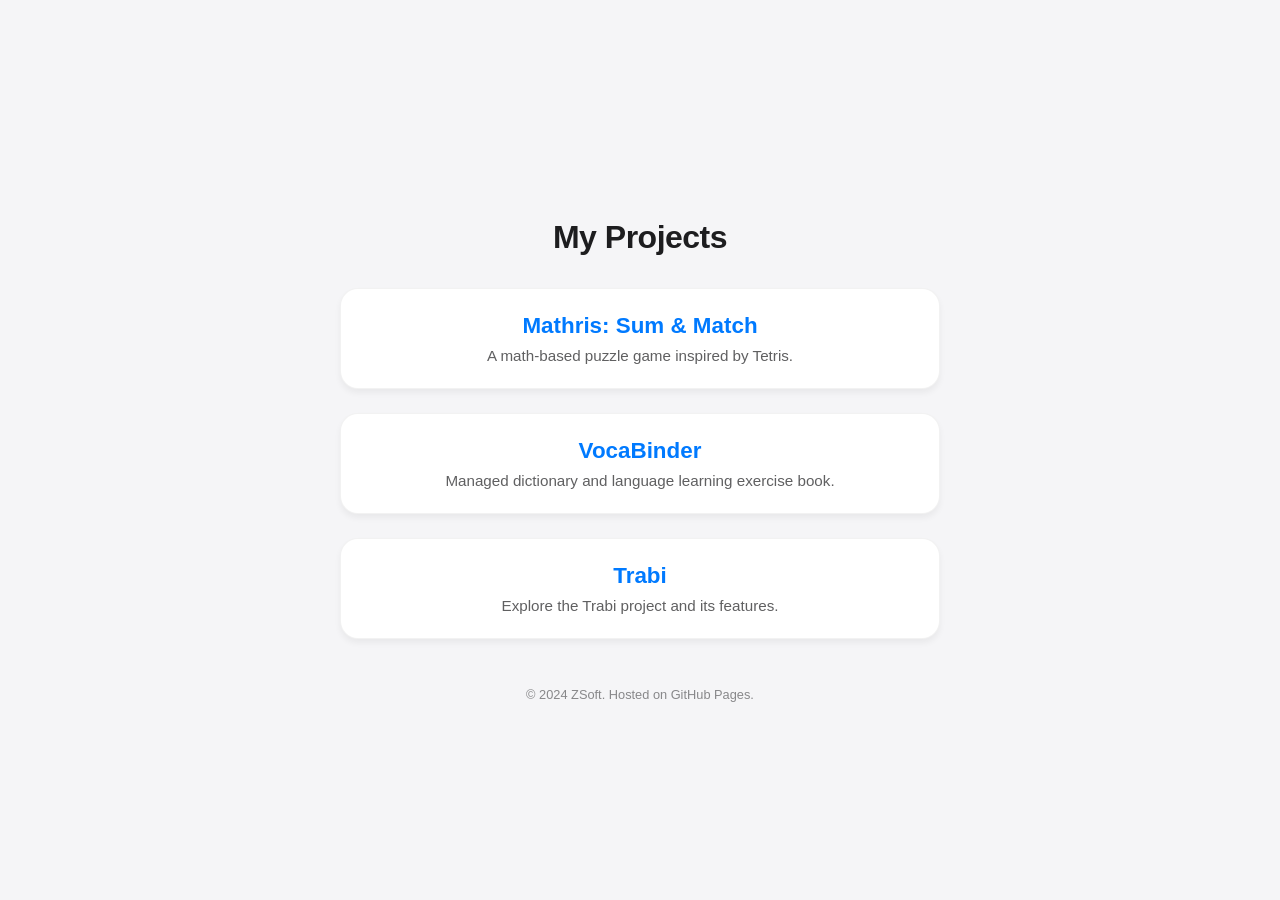
<file: docs/index.html>
<!DOCTYPE html>
<html lang="en">
<head>
    <meta charset="UTF-8">
    <meta name="viewport" content="width=device-width, initial-scale=1.0">
    <title>ZSoft Project Hub</title>
    <style>
        :root {
            --primary-color: #007AFF;
            --bg-color: #f5f5f7;
            --card-bg: #ffffff;
            --text-color: #1d1d1f;
        }

        body {
            font-family: -apple-system, BlinkMacSystemFont, "Segoe UI", Roboto, Helvetica, Arial, sans-serif;
            background-color: var(--bg-color);
            color: var(--text-color);
            display: flex;
            justify-content: center;
            align-items: center;
            min-height: 100vh;
            margin: 0;
        }

        .container {
            text-align: center;
            width: 90%;
            max-width: 600px;
        }

        h1 {
            font-weight: 700;
            margin-bottom: 2rem;
            letter-spacing: -0.5px;
        }

        .links-grid {
            display: grid;
            gap: 1.5rem;
        }

        .card {
            background: var(--card-bg);
            padding: 1.5rem;
            border-radius: 18px;
            text-decoration: none;
            color: var(--text-color);
            box-shadow: 0 4px 6px rgba(0,0,0,0.05);
            transition: all 0.3s ease;
            display: block;
            border: 1px solid rgba(0,0,0,0.05);
        }

        .card:hover {
            transform: translateY(-5px);
            box-shadow: 0 10px 20px rgba(0,0,0,0.1);
            border-color: var(--primary-color);
        }

        .card h2 {
            margin: 0 0 0.5rem 0;
            font-size: 1.4rem;
            color: var(--primary-color);
        }

        .card p {
            margin: 0;
            font-size: 0.95rem;
            opacity: 0.7;
        }

        footer {
            margin-top: 3rem;
            font-size: 0.8rem;
            opacity: 0.5;
        }
    </style>
</head>
<body>

    <div class="container">
        <h1>My Projects</h1>
        
        <div class="links-grid">
            <a href="https://lakizoli.github.io/mathris/" class="card">
                <h2>Mathris: Sum & Match</h2>
                <p>A math-based puzzle game inspired by Tetris.</p>
            </a>

            <a href="https://lakizoli.github.io/vocabinder/" class="card">
                <h2>VocaBinder</h2>
                <p>Managed dictionary and language learning exercise book.</p>
            </a>

            <a href="https://lakizoli.github.io/trabi/" class="card">
                <h2>Trabi</h2>
                <p>Explore the Trabi project and its features.</p>
            </a>
        </div>

        <footer>
            &copy; 2024 ZSoft. Hosted on GitHub Pages.
        </footer>
    </div>

</body>
</html>
</file>
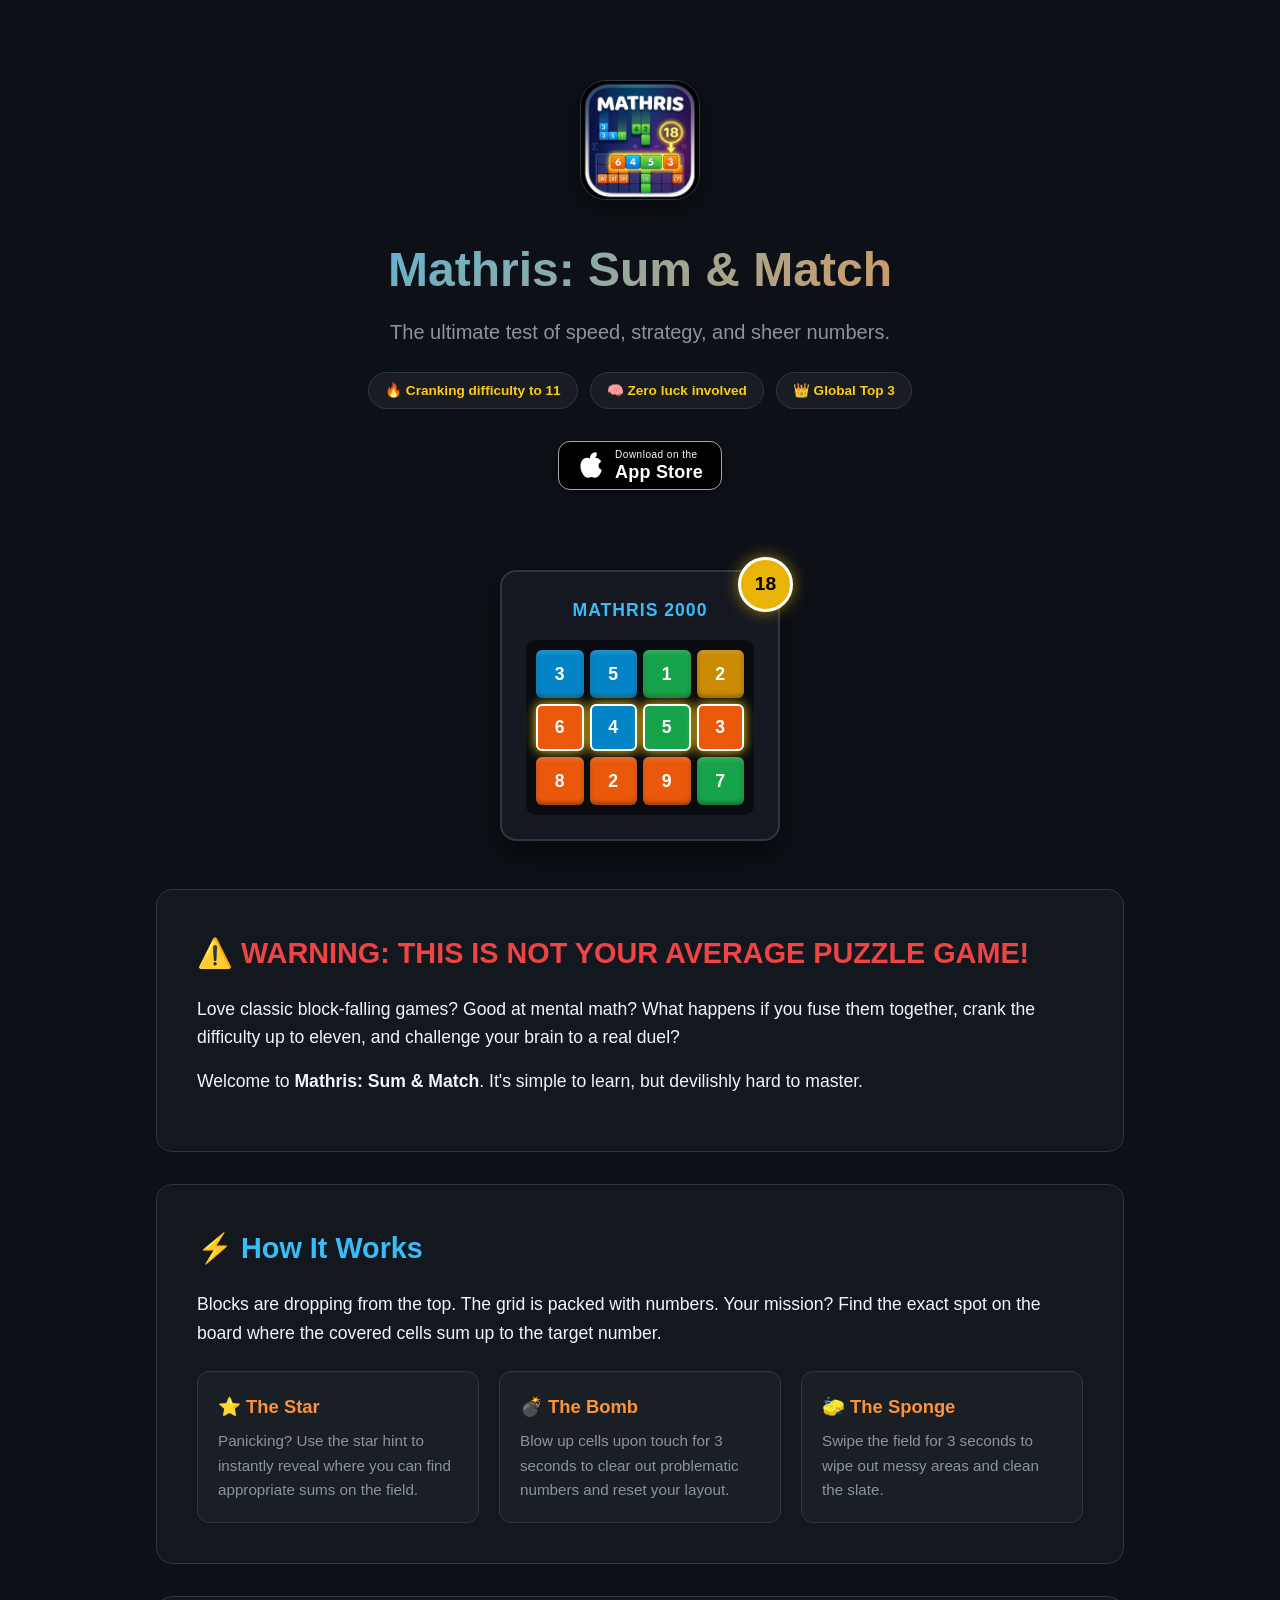
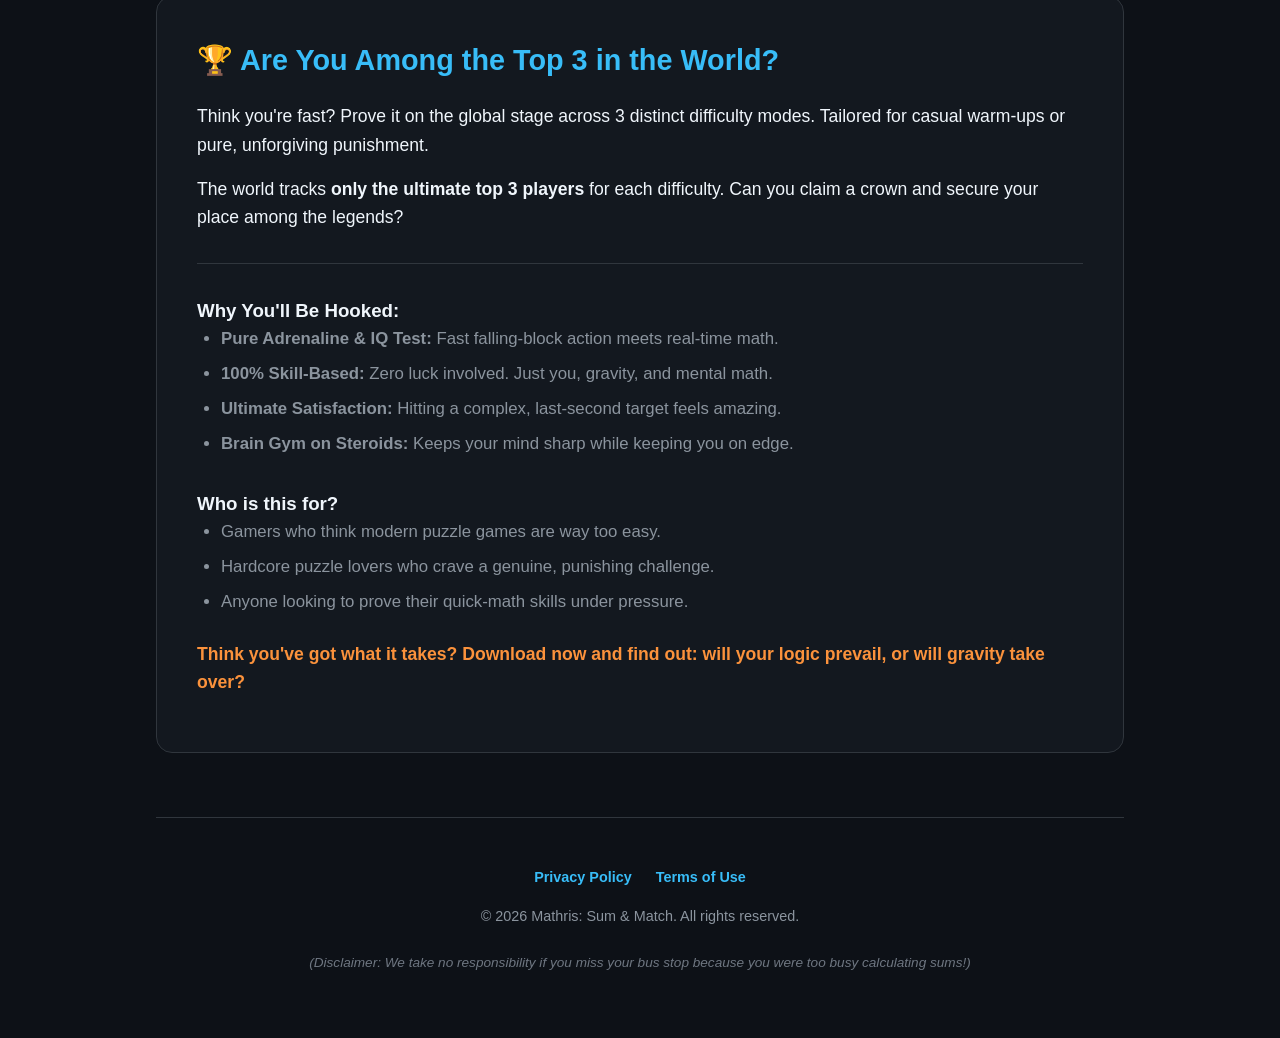
<file: docs/mathris/index.html>
<!DOCTYPE html>
<html lang="en">
<head>
    <meta charset="UTF-8">
    <meta name="viewport" content="width=device-width, initial-scale=1.0">
    <title>Mathris: Sum & Match — A Mental Math Survival Game</title>
    <style>
        :root {
            --bg-color: #0d1117;
            --panel-bg: rgba(22, 27, 34, 0.85);
            --panel-border: #30363d;
            --accent-blue: #38bdf8;
            --accent-orange: #fb923c;
            --accent-green: #4ade80;
            --accent-yellow: #facc15;
            --accent-red: #ef4444;
            --text-main: #f0f6fc;
            --text-muted: #8b949e;
        }

        * {
            box-sizing: border-box;
            margin: 0;
            padding: 0;
            font-family: -apple-system, BlinkMacSystemFont, "Segoe UI", Roboto, Helvetica, Arial, sans-serif;
        }

        body {
            background-color: var(--bg-color);
            color: var(--text-main);
            line-height: 1.6;
            padding: 2rem 1rem;
            max-width: 1000px;
            margin: 0 auto;
        }

        header {
            text-align: center;
            padding: 3rem 1rem 2rem;
        }

        .app-icon {
            width: 120px;
            height: 120px;
            border-radius: 26px;
            box-shadow: 0 8px 24px rgba(0,0,0,0.5);
            margin-bottom: 1.5rem;
            border: 1px solid var(--panel-border);
        }

        h1 {
            font-size: 3rem;
            font-weight: 800;
            background: linear-gradient(135deg, var(--accent-blue), var(--accent-orange));
            -webkit-background-clip: text;
            -webkit-text-fill-color: transparent;
            margin-bottom: 0.5rem;
        }

        .subtitle {
            font-size: 1.25rem;
            color: var(--text-muted);
            max-width: 650px;
            margin: 0 auto 1.5rem;
        }

        .badge-bar {
            display: flex;
            justify-content: center;
            gap: 0.75rem;
            flex-wrap: wrap;
            margin-bottom: 2rem;
        }

        .pill {
            background: rgba(255, 255, 255, 0.05);
            border: 1px solid var(--panel-border);
            padding: 0.4rem 1rem;
            border-radius: 20px;
            font-size: 0.85rem;
            color: var(--accent-yellow);
            font-weight: 600;
        }

        /* Custom App Store Button */
        .app-store-btn {
            display: inline-flex;
            align-items: center;
            justify-content: center;
            gap: 10px;
            background-color: #000;
            color: #fff;
            text-decoration: none;
            padding: 8px 18px;
            border-radius: 12px;
            border: 1px solid #a6a6a6;
            transition: transform 0.2s ease, border-color 0.2s ease;
            box-shadow: 0 4px 14px rgba(0,0,0,0.4);
        }

        .app-store-btn:hover {
            transform: scale(1.05);
            border-color: #fff;
        }

        .app-store-btn svg {
            width: 28px;
            height: 28px;
            fill: currentColor;
        }

        .app-store-text {
            display: flex;
            flex-direction: column;
            align-items: flex-start;
            line-height: 1;
        }

        .app-store-small {
            font-size: 10px;
            margin-bottom: 3px;
            letter-spacing: 0.5px;
        }

        .app-store-large {
            font-size: 18px;
            font-weight: bold;
            letter-spacing: 0.2px;
        }

        /* Interactive Graphic Illustrations */
        .illustration-container {
            display: flex;
            justify-content: center;
            align-items: center;
            gap: 2rem;
            margin: 3rem 0;
            flex-wrap: wrap;
        }

        .game-mockup {
            background: #151821;
            border: 2px solid var(--panel-border);
            border-radius: 16px;
            padding: 1.5rem;
            width: 280px;
            box-shadow: 0 12px 30px rgba(0, 0, 0, 0.6);
            position: relative;
        }

        .mockup-header {
            text-align: center;
            font-weight: 800;
            color: var(--accent-blue);
            margin-bottom: 1rem;
            letter-spacing: 1px;
            font-size: 1.1rem;
        }

        .grid-visual {
            display: grid;
            grid-template-columns: repeat(4, 1fr);
            gap: 6px;
            background: #090b10;
            padding: 10px;
            border-radius: 10px;
        }

        .cell {
            aspect-ratio: 1;
            border-radius: 6px;
            display: flex;
            align-items: center;
            justify-content: center;
            font-weight: bold;
            font-size: 1.1rem;
            box-shadow: inset 0 2px 4px rgba(255,255,255,0.2), inset 0 -2px 4px rgba(0,0,0,0.4);
        }

        .cell.blue { background: #0284c7; color: white; }
        .cell.orange { background: #ea580c; color: white; }
        .cell.green { background: #16a34a; color: white; }
        .cell.yellow { background: #ca8a04; color: white; }
        .cell.active { 
            border: 2px solid #fff; 
            box-shadow: 0 0 12px var(--accent-yellow);
            animation: pulse 1.5s infinite alternate;
        }

        @keyframes pulse {
            0% { transform: scale(0.98); }
            100% { transform: scale(1.05); }
        }

        .target-callout {
            position: absolute;
            top: -15px;
            right: -15px;
            background: #eab308;
            color: #000;
            border-radius: 50%;
            width: 55px;
            height: 55px;
            display: flex;
            align-items: center;
            justify-content: center;
            font-weight: 900;
            font-size: 1.2rem;
            box-shadow: 0 0 15px rgba(234, 179, 8, 0.6);
            border: 3px solid #fff;
        }

        /* Content Panels */
        .panel {
            background: var(--panel-bg);
            border: 1px solid var(--panel-border);
            border-radius: 16px;
            padding: 2.5rem;
            margin-bottom: 2rem;
            backdrop-filter: blur(8px);
        }

        .panel h2 {
            font-size: 1.8rem;
            margin-bottom: 1.2rem;
            color: var(--accent-blue);
        }

        .panel.warning h2 {
            color: var(--accent-red);
        }

        .panel p {
            color: var(--text-main);
            margin-bottom: 1rem;
            font-size: 1.1rem;
        }
        
        .panel ul {
            margin-left: 1.5rem;
            margin-bottom: 1.5rem;
            color: var(--text-muted);
        }
        
        .panel ul li {
            margin-bottom: 0.5rem;
            font-size: 1.05rem;
        }

        /* Features List */
        .feature-grid {
            display: grid;
            grid-template-columns: repeat(auto-fit, minmax(280px, 1fr));
            gap: 1.25rem;
            margin-top: 1.5rem;
        }

        .feature-card {
            background: rgba(255, 255, 255, 0.03);
            border: 1px solid var(--panel-border);
            border-radius: 12px;
            padding: 1.25rem;
        }

        .feature-card h3 {
            color: var(--accent-orange);
            font-size: 1.15rem;
            margin-bottom: 0.5rem;
        }

        .feature-card p {
            font-size: 0.95rem;
            color: var(--text-muted);
            margin-bottom: 0;
        }

        footer {
            text-align: center;
            color: var(--text-muted);
            font-size: 0.9rem;
            margin-top: 4rem;
            padding-bottom: 2rem;
            border-top: 1px solid var(--panel-border);
            padding-top: 2rem;
        }

        .footer-links {
            margin-top: 1rem;
            margin-bottom: 1rem;
        }

        .footer-spacer {
            display: inline-block;
            width: 1rem;
        }
        
        .footer-links a {
            color: var(--accent-blue);
            text-decoration: none;
            font-weight: 600;
        }

        .footer-links a:hover {
            text-decoration: underline;
        }

        .disclaimer {
            font-style: italic;
            margin-top: 1.5rem;
            color: #6e7681;
            font-size: 0.85rem;
        }
    </style>
</head>
<body>

    <header>
        <img src="app_icon.jpg" alt="Mathris App Icon" class="app-icon">
        <h1>Mathris: Sum & Match</h1>
        <p class="subtitle">The ultimate test of speed, strategy, and sheer numbers.</p>
        
        <div class="badge-bar">
            <span class="pill">🔥 Cranking difficulty to 11</span>
            <span class="pill">🧠 Zero luck involved</span>
            <span class="pill">👑 Global Top 3</span>
        </div>

        <a href="#" class="app-store-btn" onclick="alert('Coming soon to the App Store!'); return false;">
            <svg width="20" height="20" viewBox="0 0 24 24" fill="none" stroke="currentColor" stroke-width="2" stroke-linecap="round" stroke-linejoin="round"><path d="M18.71 19.5c-.83 1.24-1.71 2.45-3.05 2.47-1.34.03-1.77-.79-3.29-.79-1.53 0-2 .77-3.27.82-1.31.05-2.3-1.32-3.14-2.53C4.25 17 2.94 12.45 4.7 9.39c.87-1.52 2.43-2.48 4.12-2.51 1.28-.02 2.5.87 3.29.87.78 0 2.26-1.07 3.8-.91.65.03 2.47.26 3.64 1.98-.09.06-2.17 1.28-2.15 3.81.03 3.02 2.65 4.03 2.68 4.04-.03.07-.42 1.44-1.38 2.83"/><path d="M13 3.5c.73-.83 1.94-1.46 2.94-1.5.13 1.17-.34 2.35-1.04 3.19-.69.85-1.83 1.51-2.95 1.42-.15-1.15.41-2.35 1.05-3.11"/></svg>
            <div class="app-store-text">
                <span class="app-store-small">Download on the</span>
                <span class="app-store-large">App Store</span>
            </div>
        </a>
    </header>

    <div class="illustration-container">
        <div class="game-mockup">
            <div class="target-callout">18</div>
            <div class="mockup-header">MATHRIS 2000</div>
            <div class="grid-visual">
                <div class="cell blue">3</div>
                <div class="cell blue">5</div>
                <div class="cell green">1</div>
                <div class="cell yellow">2</div>
                <div class="cell orange active">6</div>
                <div class="cell blue active">4</div>
                <div class="cell green active">5</div>
                <div class="cell orange active">3</div>
                <div class="cell orange">8</div>
                <div class="cell orange">2</div>
                <div class="cell orange">9</div>
                <div class="cell green">7</div>
            </div>
        </div>
    </div>

    <section class="panel warning">
        <h2>⚠️ WARNING: THIS IS NOT YOUR AVERAGE PUZZLE GAME!</h2>
        <p>Love classic block-falling games? Good at mental math? What happens if you fuse them together, crank the difficulty up to eleven, and challenge your brain to a real duel?</p>
        <p>Welcome to <strong>Mathris: Sum & Match</strong>. It's simple to learn, but devilishly hard to master.</p>
    </section>

    <section class="panel">
        <h2>⚡ How It Works</h2>
        <p>Blocks are dropping from the top. The grid is packed with numbers. Your mission? Find the exact spot on the board where the covered cells sum up to the target number.</p>

        <div class="feature-grid">
            <div class="feature-card">
                <h3>⭐ The Star</h3>
                <p>Panicking? Use the star hint to instantly reveal where you can find appropriate sums on the field.</p>
            </div>
            <div class="feature-card">
                <h3>💣 The Bomb</h3>
                <p>Blow up cells upon touch for 3 seconds to clear out problematic numbers and reset your layout.</p>
            </div>
            <div class="feature-card">
                <h3>🧽 The Sponge</h3>
                <p>Swipe the field for 3 seconds to wipe out messy areas and clean the slate.</p>
            </div>
        </div>
    </section>

    <section class="panel">
        <h2>🏆 Are You Among the Top 3 in the World?</h2>
        <p>Think you're fast? Prove it on the global stage across 3 distinct difficulty modes. Tailored for casual warm-ups or pure, unforgiving punishment.</p>
        <p>The world tracks <strong>only the ultimate top 3 players</strong> for each difficulty. Can you claim a crown and secure your place among the legends?</p>
        
        <hr style="border: none; border-top: 1px solid var(--panel-border); margin: 2rem 0;">

        <h3>Why You'll Be Hooked:</h3>
        <ul>
            <li><strong>Pure Adrenaline & IQ Test:</strong> Fast falling-block action meets real-time math.</li>
            <li><strong>100% Skill-Based:</strong> Zero luck involved. Just you, gravity, and mental math.</li>
            <li><strong>Ultimate Satisfaction:</strong> Hitting a complex, last-second target feels amazing.</li>
            <li><strong>Brain Gym on Steroids:</strong> Keeps your mind sharp while keeping you on edge.</li>
        </ul>

        <h3 style="margin-top: 2rem;">Who is this for?</h3>
        <ul>
            <li>Gamers who think modern puzzle games are way too easy.</li>
            <li>Hardcore puzzle lovers who crave a genuine, punishing challenge.</li>
            <li>Anyone looking to prove their quick-math skills under pressure.</li>
        </ul>

        <p style="margin-top: 1.5rem; font-weight: 600; color: var(--accent-orange);">Think you've got what it takes? Download now and find out: will your logic prevail, or will gravity take over?</p>
    </section>

    <footer>
        <div class="footer-links">
            <a href="https://lakizoli.github.io/mathris/privacy_policy.html">Privacy Policy</a>
            <span class="footer-spacer">&nbsp;</span>
            <a href="https://lakizoli.github.io/mathris/terms_of_use.html">Terms of Use</a>
        </div>
        <p>© 2026 Mathris: Sum & Match. All rights reserved.</p>
        <p class="disclaimer">(Disclaimer: We take no responsibility if you miss your bus stop because you were too busy calculating sums!)</p>
    </footer>

</body>
</html>
</file>
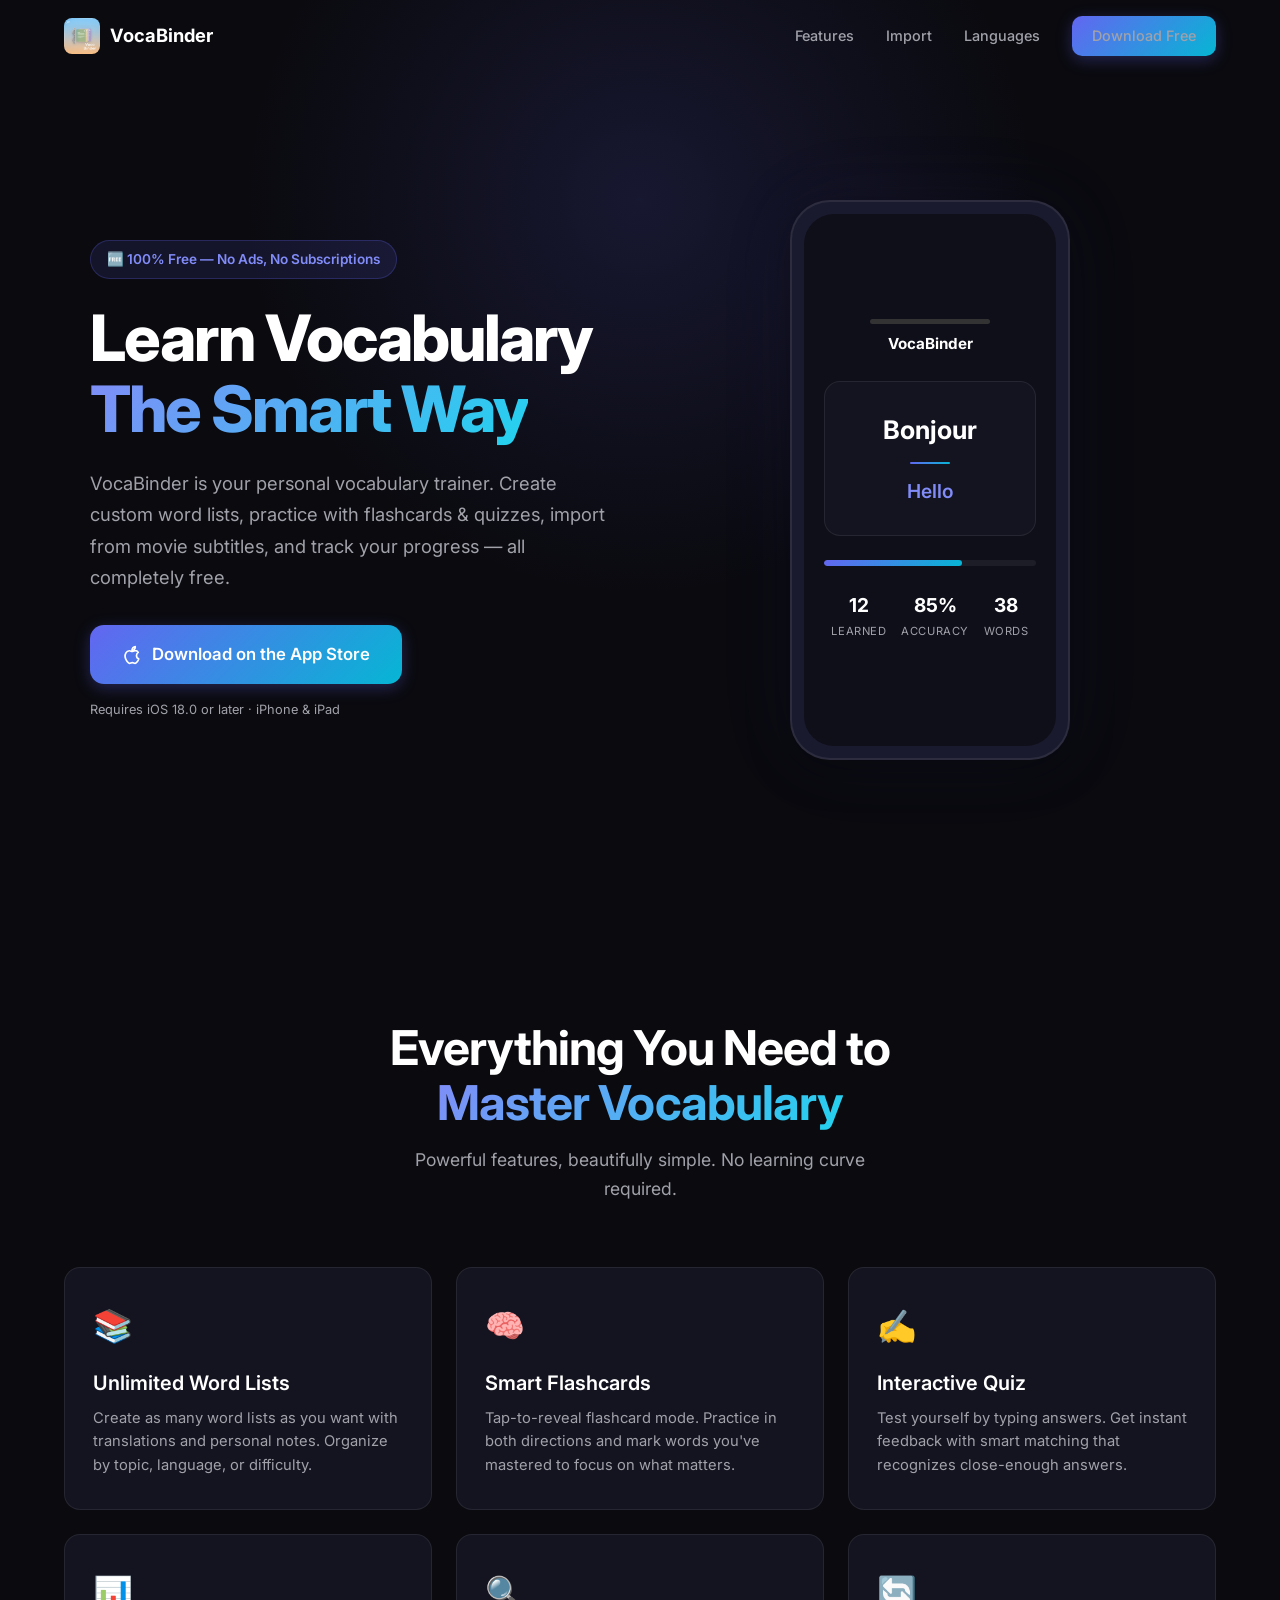
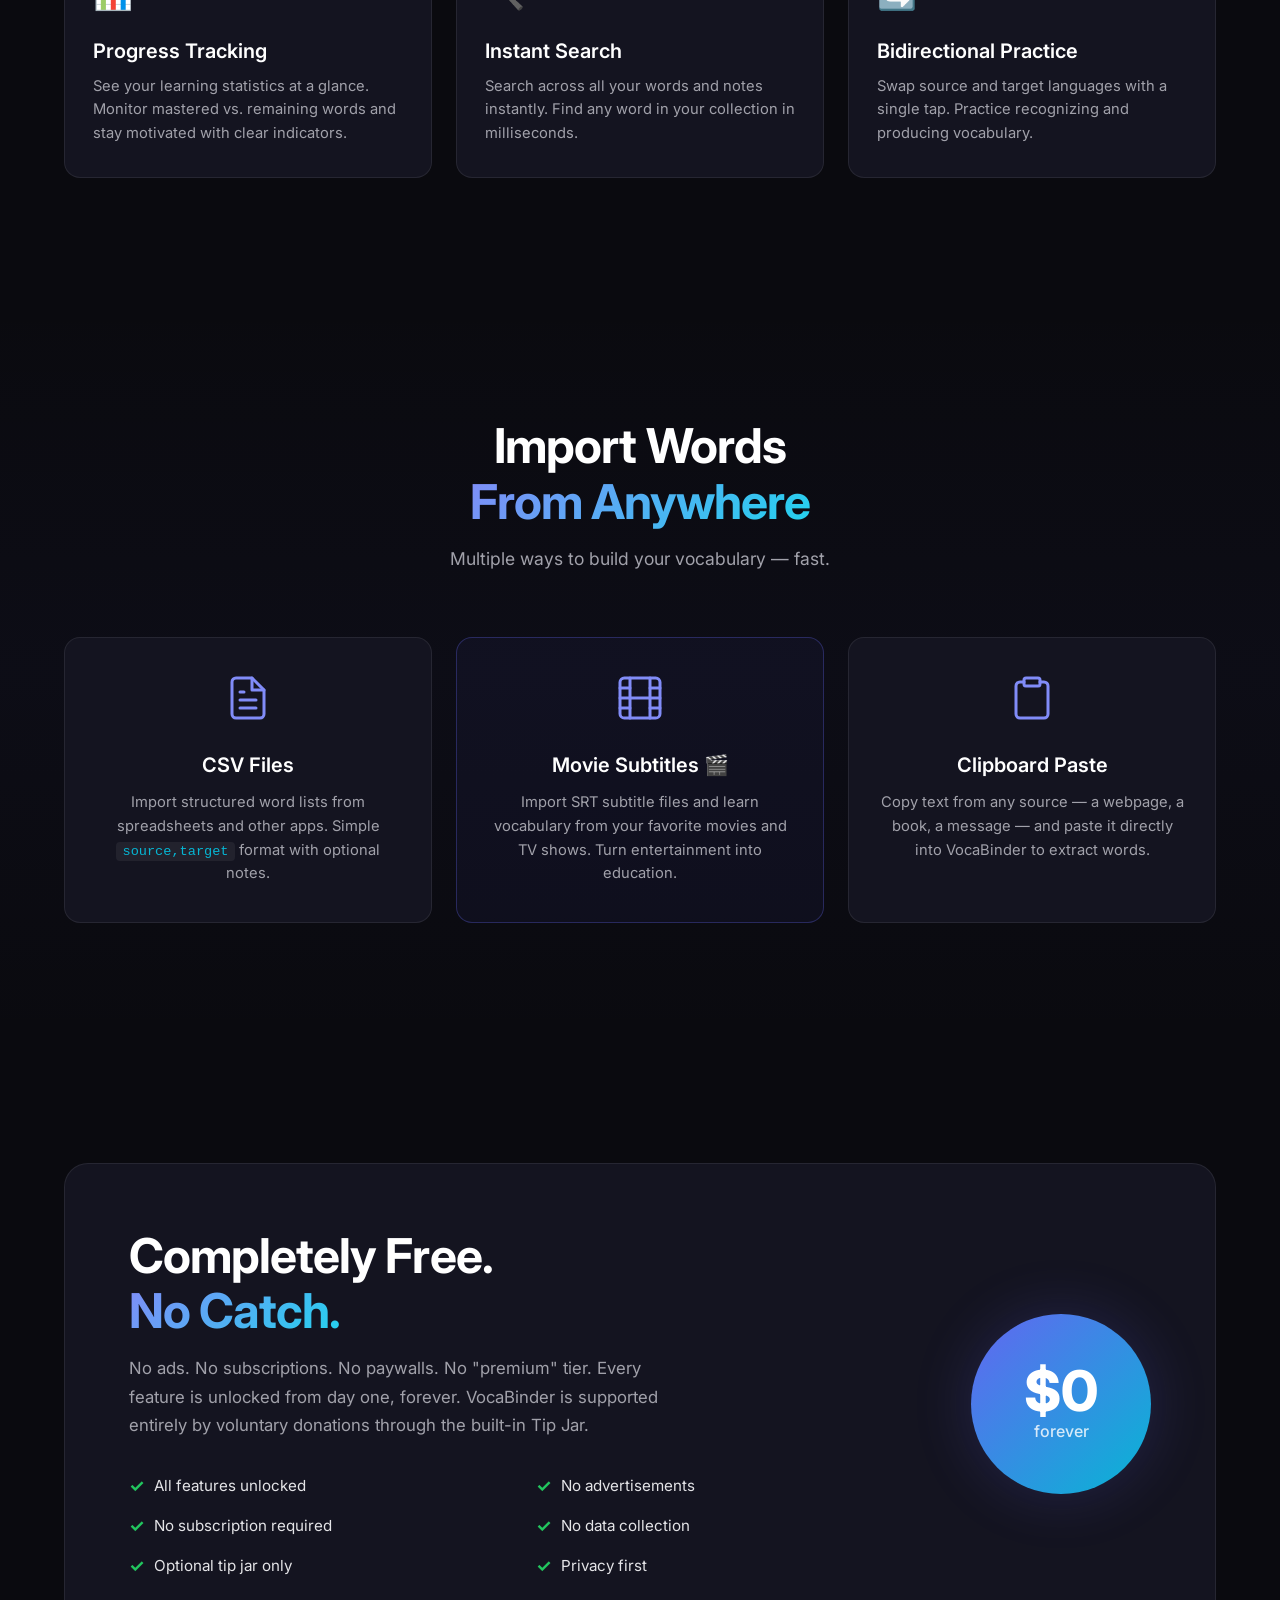
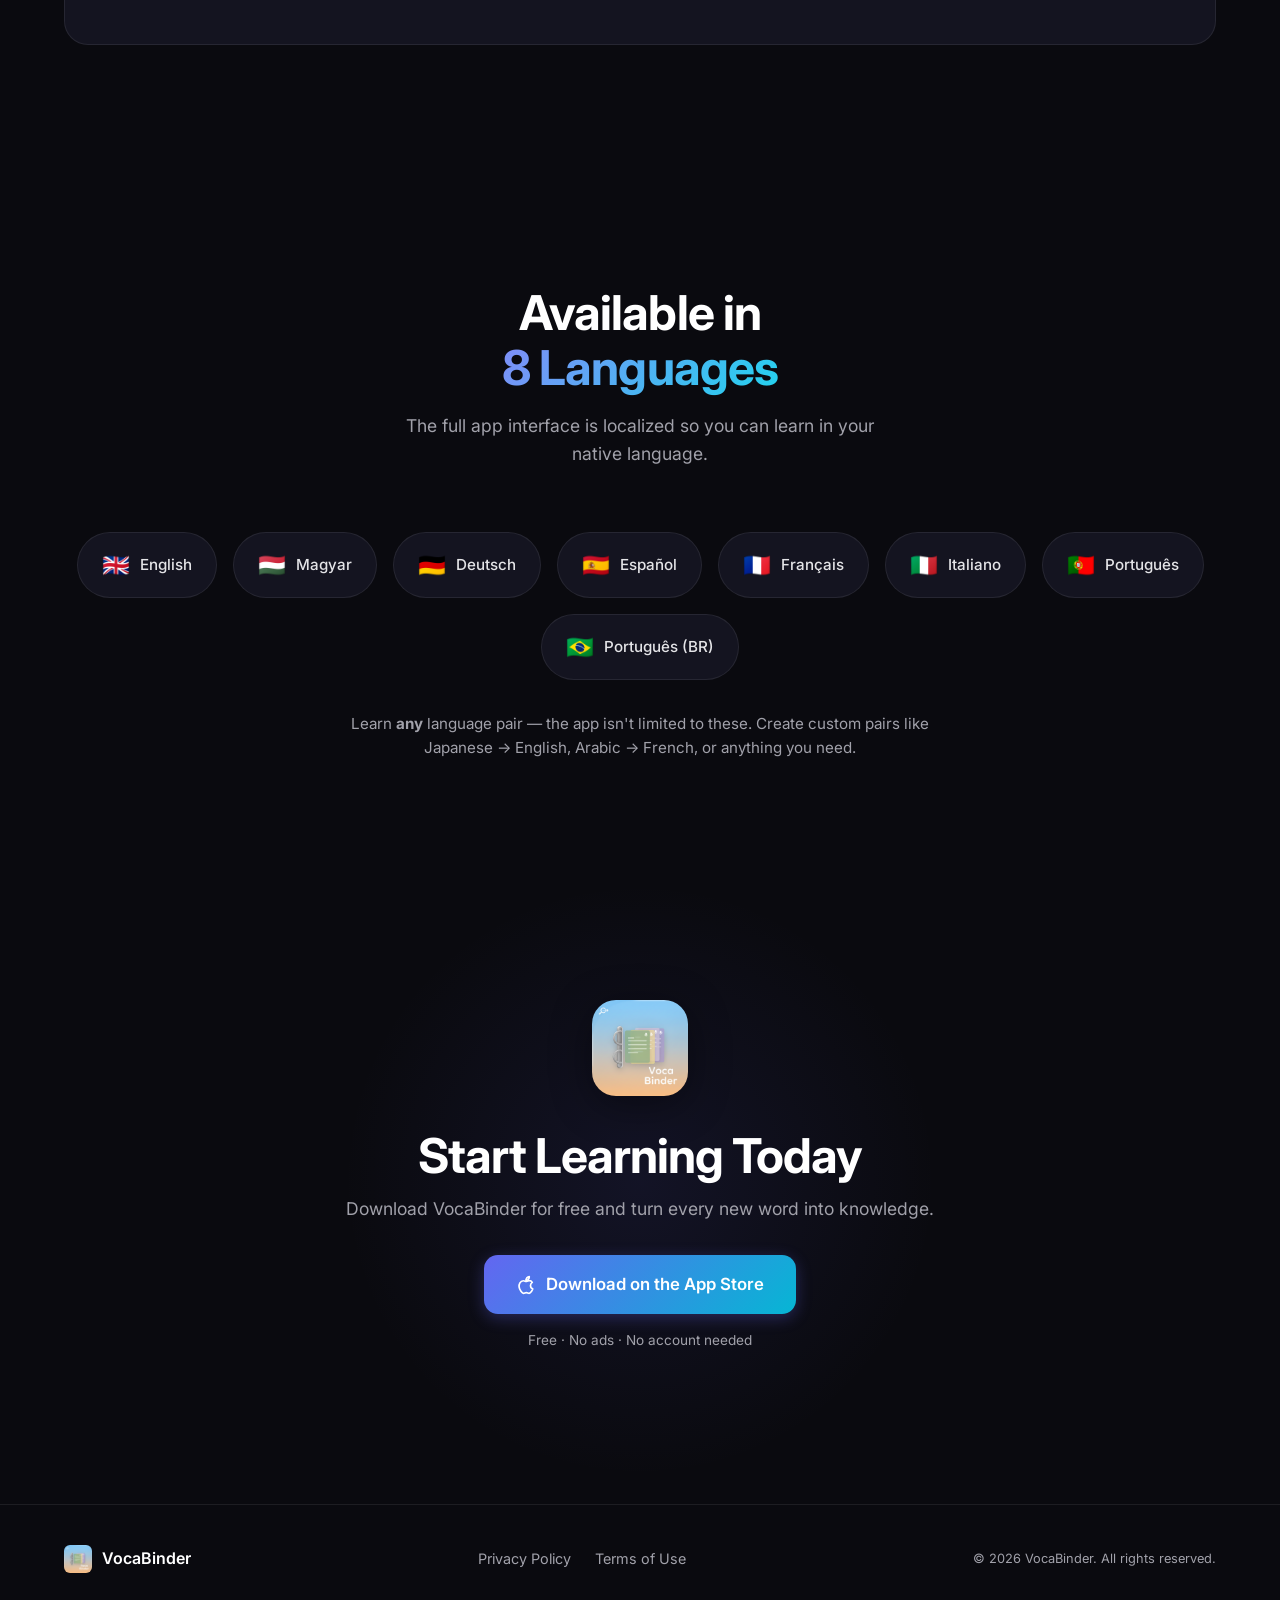
<file: docs/vocabinder/index.html>
<!DOCTYPE html>
<html lang="en">
<head>
    <meta charset="UTF-8">
    <meta name="viewport" content="width=device-width, initial-scale=1.0">
    <title>VocaBinder – Free Vocabulary Trainer</title>
    <meta name="description" content="VocaBinder is a 100% free vocabulary trainer app for iOS. No ads, no subscriptions. Import CSV, SRT subtitles, or paste from clipboard. Learn smarter with flashcards and quizzes.">
    <meta name="keywords" content="vocabulary, flashcards, language learning, free, iOS, app, SRT, subtitles, CSV, quiz">

    <!-- Open Graph -->
    <meta property="og:title" content="VocaBinder – Free Vocabulary Trainer">
    <meta property="og:description" content="100% free vocabulary trainer — no ads, no subscriptions. Build flashcard decks, practice smart, and track your progress.">
    <meta property="og:image" content="images/app-icon.png">
    <meta property="og:type" content="website">

    <!-- Fonts -->
    <link rel="preconnect" href="https://fonts.googleapis.com">
    <link rel="preconnect" href="https://fonts.gstatic.com" crossorigin>
    <link href="https://fonts.googleapis.com/css2?family=Inter:wght@400;500;600;700;800&display=swap" rel="stylesheet">

    <!-- Favicon -->
    <link rel="icon" type="image/png" href="images/app-icon.png">

    <link rel="stylesheet" href="style.css">
</head>
<body>

    <!-- Navigation -->
    <nav class="navbar" id="navbar">
        <div class="container nav-container">
            <a href="#" class="nav-brand">
                <img src="images/app-icon.png" alt="VocaBinder Icon" class="nav-icon">
                <span>VocaBinder</span>
            </a>
            <div class="nav-links">
                <a href="#features">Features</a>
                <a href="#import">Import</a>
                <a href="#languages">Languages</a>
                <a href="#download" class="btn btn-sm btn-primary">Download Free</a>
            </div>
            <button class="nav-toggle" aria-label="Menu" onclick="toggleMenu()">
                <span></span><span></span><span></span>
            </button>
        </div>
    </nav>

    <!-- Hero -->
    <section class="hero">
        <div class="hero-glow"></div>
        <div class="container hero-container">
            <div class="hero-content">
                <div class="badge">🆓 100% Free — No Ads, No Subscriptions</div>
                <h1>Learn Vocabulary<br><span class="gradient-text">The Smart Way</span></h1>
                <p class="hero-description">
                    VocaBinder is your personal vocabulary trainer. Create custom word lists, 
                    practice with flashcards &amp; quizzes, import from movie subtitles, and track 
                    your progress — all completely free.
                </p>
                <div class="hero-actions">
                    <a href="https://apps.apple.com/us/app/vocabinder/id6759515733" class="btn btn-primary btn-lg">
                        <svg width="20" height="20" viewBox="0 0 24 24" fill="none" stroke="currentColor" stroke-width="2" stroke-linecap="round" stroke-linejoin="round"><path d="M18.71 19.5c-.83 1.24-1.71 2.45-3.05 2.47-1.34.03-1.77-.79-3.29-.79-1.53 0-2 .77-3.27.82-1.31.05-2.3-1.32-3.14-2.53C4.25 17 2.94 12.45 4.7 9.39c.87-1.52 2.43-2.48 4.12-2.51 1.28-.02 2.5.87 3.29.87.78 0 2.26-1.07 3.8-.91.65.03 2.47.26 3.64 1.98-.09.06-2.17 1.28-2.15 3.81.03 3.02 2.65 4.03 2.68 4.04-.03.07-.42 1.44-1.38 2.83"/><path d="M13 3.5c.73-.83 1.94-1.46 2.94-1.5.13 1.17-.34 2.35-1.04 3.19-.69.85-1.83 1.51-2.95 1.42-.15-1.15.41-2.35 1.05-3.11"/></svg>
                        Download on the App Store
                    </a>
                </div>
                <p class="hero-note">Requires iOS 18.0 or later · iPhone &amp; iPad</p>
            </div>
            <div class="hero-visual">
                <div class="phone-mockup">
                    <div class="phone-screen">
                        <div class="screen-demo">
                            <div class="demo-header">
                                <div class="demo-pill"></div>
                                <span>VocaBinder</span>
                            </div>
                            <div class="demo-card">
                                <div class="demo-word">Bonjour</div>
                                <div class="demo-divider"></div>
                                <div class="demo-translation">Hello</div>
                            </div>
                            <div class="demo-progress">
                                <div class="demo-progress-bar"></div>
                            </div>
                            <div class="demo-stats">
                                <div class="demo-stat">
                                    <span class="stat-num">12</span>
                                    <span class="stat-label">Learned</span>
                                </div>
                                <div class="demo-stat">
                                    <span class="stat-num">85%</span>
                                    <span class="stat-label">Accuracy</span>
                                </div>
                                <div class="demo-stat">
                                    <span class="stat-num">38</span>
                                    <span class="stat-label">Words</span>
                                </div>
                            </div>
                        </div>
                    </div>
                </div>
            </div>
        </div>
    </section>

    <!-- Features -->
    <section class="features" id="features">
        <div class="container">
            <div class="section-header">
                <h2>Everything You Need to<br><span class="gradient-text">Master Vocabulary</span></h2>
                <p>Powerful features, beautifully simple. No learning curve required.</p>
            </div>
            <div class="features-grid">
                <div class="feature-card">
                    <div class="feature-icon">📚</div>
                    <h3>Unlimited Word Lists</h3>
                    <p>Create as many word lists as you want with translations and personal notes. Organize by topic, language, or difficulty.</p>
                </div>
                <div class="feature-card">
                    <div class="feature-icon">🧠</div>
                    <h3>Smart Flashcards</h3>
                    <p>Tap-to-reveal flashcard mode. Practice in both directions and mark words you've mastered to focus on what matters.</p>
                </div>
                <div class="feature-card">
                    <div class="feature-icon">✍️</div>
                    <h3>Interactive Quiz</h3>
                    <p>Test yourself by typing answers. Get instant feedback with smart matching that recognizes close-enough answers.</p>
                </div>
                <div class="feature-card">
                    <div class="feature-icon">📊</div>
                    <h3>Progress Tracking</h3>
                    <p>See your learning statistics at a glance. Monitor mastered vs. remaining words and stay motivated with clear indicators.</p>
                </div>
                <div class="feature-card">
                    <div class="feature-icon">🔍</div>
                    <h3>Instant Search</h3>
                    <p>Search across all your words and notes instantly. Find any word in your collection in milliseconds.</p>
                </div>
                <div class="feature-card">
                    <div class="feature-icon">🔄</div>
                    <h3>Bidirectional Practice</h3>
                    <p>Swap source and target languages with a single tap. Practice recognizing and producing vocabulary.</p>
                </div>
            </div>
        </div>
    </section>

    <!-- Import Section -->
    <section class="import-section" id="import">
        <div class="container">
            <div class="section-header">
                <h2>Import Words<br><span class="gradient-text">From Anywhere</span></h2>
                <p>Multiple ways to build your vocabulary — fast.</p>
            </div>
            <div class="import-grid">
                <div class="import-card">
                    <div class="import-icon">
                        <svg width="48" height="48" viewBox="0 0 24 24" fill="none" stroke="currentColor" stroke-width="1.5" stroke-linecap="round" stroke-linejoin="round"><path d="M14 2H6a2 2 0 0 0-2 2v16a2 2 0 0 0 2 2h12a2 2 0 0 0 2-2V8z"/><polyline points="14 2 14 8 20 8"/><line x1="16" y1="13" x2="8" y2="13"/><line x1="16" y1="17" x2="8" y2="17"/><polyline points="10 9 9 9 8 9"/></svg>
                    </div>
                    <h3>CSV Files</h3>
                    <p>Import structured word lists from spreadsheets and other apps. Simple <code>source,target</code> format with optional notes.</p>
                </div>
                <div class="import-card highlight">
                    <div class="import-icon">
                        <svg width="48" height="48" viewBox="0 0 24 24" fill="none" stroke="currentColor" stroke-width="1.5" stroke-linecap="round" stroke-linejoin="round"><rect x="2" y="2" width="20" height="20" rx="2.18" ry="2.18"/><line x1="7" y1="2" x2="7" y2="22"/><line x1="17" y1="2" x2="17" y2="22"/><line x1="2" y1="12" x2="22" y2="12"/><line x1="2" y1="7" x2="7" y2="7"/><line x1="2" y1="17" x2="7" y2="17"/><line x1="17" y1="7" x2="22" y2="7"/><line x1="17" y1="17" x2="22" y2="17"/></svg>
                    </div>
                    <h3>Movie Subtitles 🎬</h3>
                    <p>Import SRT subtitle files and learn vocabulary from your favorite movies and TV shows. Turn entertainment into education.</p>
                </div>
                <div class="import-card">
                    <div class="import-icon">
                        <svg width="48" height="48" viewBox="0 0 24 24" fill="none" stroke="currentColor" stroke-width="1.5" stroke-linecap="round" stroke-linejoin="round"><path d="M16 4h2a2 2 0 0 1 2 2v14a2 2 0 0 1-2 2H6a2 2 0 0 1-2-2V6a2 2 0 0 1 2-2h2"/><rect x="8" y="2" width="8" height="4" rx="1" ry="1"/></svg>
                    </div>
                    <h3>Clipboard Paste</h3>
                    <p>Copy text from any source — a webpage, a book, a message — and paste it directly into VocaBinder to extract words.</p>
                </div>
            </div>
        </div>
    </section>

    <!-- Free Section -->
    <section class="free-section">
        <div class="container">
            <div class="free-card">
                <div class="free-content">
                    <h2>Completely Free.<br><span class="gradient-text">No Catch.</span></h2>
                    <p>
                        No ads. No subscriptions. No paywalls. No "premium" tier. Every feature is 
                        unlocked from day one, forever. VocaBinder is supported entirely by voluntary 
                        donations through the built-in Tip Jar.
                    </p>
                    <div class="free-features">
                        <div class="free-feature">
                            <span class="check">✓</span>
                            <span>All features unlocked</span>
                        </div>
                        <div class="free-feature">
                            <span class="check">✓</span>
                            <span>No advertisements</span>
                        </div>
                        <div class="free-feature">
                            <span class="check">✓</span>
                            <span>No subscription required</span>
                        </div>
                        <div class="free-feature">
                            <span class="check">✓</span>
                            <span>No data collection</span>
                        </div>
                        <div class="free-feature">
                            <span class="check">✓</span>
                            <span>Optional tip jar only</span>
                        </div>
                        <div class="free-feature">
                            <span class="check">✓</span>
                            <span>Privacy first</span>
                        </div>
                    </div>
                </div>
                <div class="free-visual">
                    <div class="price-tag">
                        <div class="price-amount">$0</div>
                        <div class="price-label">forever</div>
                    </div>
                </div>
            </div>
        </div>
    </section>

    <!-- Languages -->
    <section class="languages" id="languages">
        <div class="container">
            <div class="section-header">
                <h2>Available in<br><span class="gradient-text">8 Languages</span></h2>
                <p>The full app interface is localized so you can learn in your native language.</p>
            </div>
            <div class="language-grid">
                <div class="language-chip">
                    <span class="flag">🇬🇧</span>
                    <span>English</span>
                </div>
                <div class="language-chip">
                    <span class="flag">🇭🇺</span>
                    <span>Magyar</span>
                </div>
                <div class="language-chip">
                    <span class="flag">🇩🇪</span>
                    <span>Deutsch</span>
                </div>
                <div class="language-chip">
                    <span class="flag">🇪🇸</span>
                    <span>Español</span>
                </div>
                <div class="language-chip">
                    <span class="flag">🇫🇷</span>
                    <span>Français</span>
                </div>
                <div class="language-chip">
                    <span class="flag">🇮🇹</span>
                    <span>Italiano</span>
                </div>
                <div class="language-chip">
                    <span class="flag">🇵🇹</span>
                    <span>Português</span>
                </div>
                <div class="language-chip">
                    <span class="flag">🇧🇷</span>
                    <span>Português (BR)</span>
                </div>
            </div>
            <p class="language-note">Learn <strong>any</strong> language pair — the app isn't limited to these. Create custom pairs like Japanese → English, Arabic → French, or anything you need.</p>
        </div>
    </section>

    <!-- CTA / Download -->
    <section class="cta" id="download">
        <div class="container">
            <div class="cta-content">
                <img src="images/app-icon.png" alt="VocaBinder" class="cta-icon">
                <h2>Start Learning Today</h2>
                <p>Download VocaBinder for free and turn every new word into knowledge.</p>
                <a href="https://apps.apple.com/us/app/vocabinder/id6759515733" class="btn btn-primary btn-lg">
                    <svg width="20" height="20" viewBox="0 0 24 24" fill="none" stroke="currentColor" stroke-width="2" stroke-linecap="round" stroke-linejoin="round"><path d="M18.71 19.5c-.83 1.24-1.71 2.45-3.05 2.47-1.34.03-1.77-.79-3.29-.79-1.53 0-2 .77-3.27.82-1.31.05-2.3-1.32-3.14-2.53C4.25 17 2.94 12.45 4.7 9.39c.87-1.52 2.43-2.48 4.12-2.51 1.28-.02 2.5.87 3.29.87.78 0 2.26-1.07 3.8-.91.65.03 2.47.26 3.64 1.98-.09.06-2.17 1.28-2.15 3.81.03 3.02 2.65 4.03 2.68 4.04-.03.07-.42 1.44-1.38 2.83"/><path d="M13 3.5c.73-.83 1.94-1.46 2.94-1.5.13 1.17-.34 2.35-1.04 3.19-.69.85-1.83 1.51-2.95 1.42-.15-1.15.41-2.35 1.05-3.11"/></svg>
                    Download on the App Store
                </a>
                <p class="cta-sub">Free · No ads · No account needed</p>
            </div>
        </div>
    </section>

    <!-- Footer -->
    <footer class="footer">
        <div class="container footer-container">
            <div class="footer-brand">
                <img src="images/app-icon.png" alt="VocaBinder" class="footer-icon">
                <span>VocaBinder</span>
            </div>
            <div class="footer-links">
                <a href="privacy_policy.html">Privacy Policy</a>
                <a href="terms_of_use.html">Terms of Use</a>
            </div>
            <p class="footer-copy">&copy; 2026 VocaBinder. All rights reserved.</p>
        </div>
    </footer>

    <script>
        // Navbar scroll effect
        const navbar = document.getElementById('navbar');
        window.addEventListener('scroll', () => {
            navbar.classList.toggle('scrolled', window.scrollY > 20);
        });

        // Mobile menu toggle
        function toggleMenu() {
            document.querySelector('.nav-links').classList.toggle('open');
            document.querySelector('.nav-toggle').classList.toggle('open');
        }

        // Close mobile menu on link click
        document.querySelectorAll('.nav-links a').forEach(link => {
            link.addEventListener('click', () => {
                document.querySelector('.nav-links').classList.remove('open');
                document.querySelector('.nav-toggle').classList.remove('open');
            });
        });

        // Smooth scroll
        document.querySelectorAll('a[href^="#"]').forEach(anchor => {
            anchor.addEventListener('click', function (e) {
                e.preventDefault();
                const target = document.querySelector(this.getAttribute('href'));
                if (target) {
                    target.scrollIntoView({ behavior: 'smooth', block: 'start' });
                }
            });
        });

        // Intersection Observer for fade-in animations
        const observer = new IntersectionObserver((entries) => {
            entries.forEach(entry => {
                if (entry.isIntersecting) {
                    entry.target.classList.add('visible');
                }
            });
        }, { threshold: 0.1 });

        document.querySelectorAll('.feature-card, .import-card, .language-chip, .free-card').forEach(el => {
            observer.observe(el);
        });
    </script>
</body>
</html>
</file>
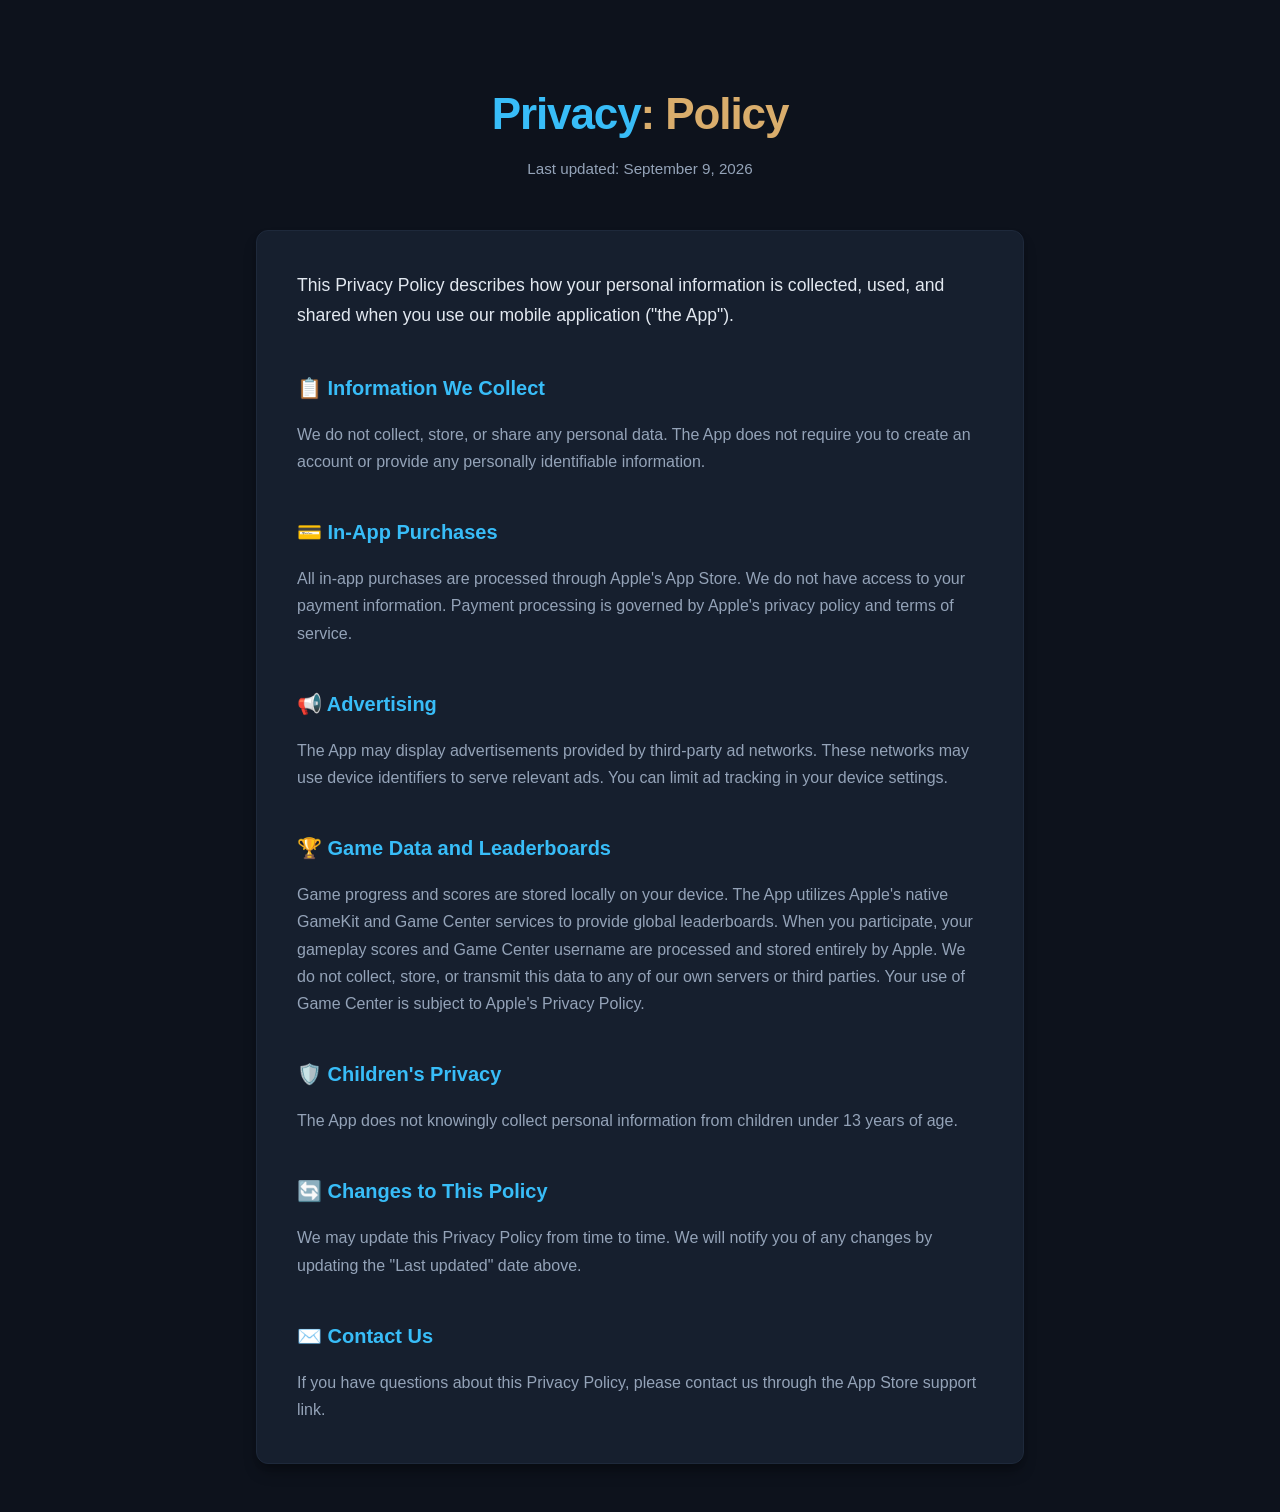
<file: docs/mathris/privacy_policy.html>
<!DOCTYPE html>
<html lang="en">
<head>
    <meta charset="UTF-8">
    <meta name="viewport" content="width=device-width, initial-scale=1.0">
    <title>Privacy Policy</title>
    <style>
        /* Base Variables matching the game's theme */
        :root {
            --bg-body: #0d121c;         /* Deep dark background */
            --bg-card: #161f2e;         /* Slightly lighter card background */
            --text-main: #94a3b8;       /* Muted grey-blue text */
            --text-bright: #e2e8f0;     /* Bright text for emphasis */
            --accent-blue: #38bdf8;     /* Light blue for primary headings */
            --accent-gold: #d9ad6c;     /* Gold/Tan for secondary title */
            --border-color: #1e293b;    /* Subtle card border */
        }

        body {
            background-color: var(--bg-body);
            color: var(--text-main);
            font-family: -apple-system, BlinkMacSystemFont, "Segoe UI", Roboto, Helvetica, Arial, sans-serif;
            line-height: 1.7;
            margin: 0;
            padding: 3rem 1.5rem;
            display: flex;
            justify-content: center;
        }

        .container {
            max-width: 768px;
            width: 100%;
        }

        /* Title Styling matching "Mathris: Sum & Match" */
        h1 {
            text-align: center;
            font-size: 2.75rem;
            font-weight: 800;
            margin-bottom: 0.25rem;
            letter-spacing: -0.025em;
        }

        h1 .title-blue { color: var(--accent-blue); }
        h1 .title-gold { color: var(--accent-gold); }

        .last-updated {
            text-align: center;
            font-size: 0.95rem;
            color: var(--text-main);
            margin-bottom: 3rem;
        }

        /* Card container matching the "How It Works" box */
        .policy-card {
            background-color: var(--bg-card);
            border: 1px solid var(--border-color);
            border-radius: 12px;
            padding: 2.5rem;
            box-shadow: 0 10px 15px -3px rgba(0, 0, 0, 0.3), 0 4px 6px -2px rgba(0, 0, 0, 0.15);
        }

        .intro {
            color: var(--text-bright);
            font-size: 1.1rem;
            margin-top: 0;
            margin-bottom: 2.5rem;
        }

        /* Section Headings matching the accent styling */
        h2 {
            color: var(--accent-blue);
            font-size: 1.25rem;
            font-weight: 700;
            margin-top: 2.5rem;
            margin-bottom: 1rem;
            display: flex;
            align-items: center;
            gap: 0.5rem;
        }

        p {
            margin-bottom: 1.5rem;
            margin-top: 0;
        }

        p:last-child {
            margin-bottom: 0;
        }

        /* Responsive adjustments */
        @media (max-width: 600px) {
            h1 { font-size: 2.25rem; }
            .policy-card { padding: 1.5rem; }
        }
    </style>
</head>
<body>

    <div class="container">
        <h1><span class="title-blue">Privacy</span><span class="title-gold">: Policy</span></h1>
        <div class="last-updated">Last updated: September 9, 2026</div>

        <div class="policy-card">
            <p class="intro">This Privacy Policy describes how your personal information is collected, used, and shared when you use our mobile application ("the App").</p>

            <h2>📋 Information We Collect</h2>
            <p>We do not collect, store, or share any personal data. The App does not require you to create an account or provide any personally identifiable information.</p>

            <h2>💳 In-App Purchases</h2>
            <p>All in-app purchases are processed through Apple's App Store. We do not have access to your payment information. Payment processing is governed by Apple's privacy policy and terms of service.</p>

            <h2>📢 Advertising</h2>
            <p>The App may display advertisements provided by third-party ad networks. These networks may use device identifiers to serve relevant ads. You can limit ad tracking in your device settings.</p>

            <h2>🏆 Game Data and Leaderboards</h2>
            <p>Game progress and scores are stored locally on your device. The App utilizes Apple's native GameKit and Game Center services to provide global leaderboards. When you participate, your gameplay scores and Game Center username are processed and stored entirely by Apple. We do not collect, store, or transmit this data to any of our own servers or third parties. Your use of Game Center is subject to Apple's Privacy Policy.</p>

            <h2>🛡️ Children's Privacy</h2>
            <p>The App does not knowingly collect personal information from children under 13 years of age.</p>

            <h2>🔄 Changes to This Policy</h2>
            <p>We may update this Privacy Policy from time to time. We will notify you of any changes by updating the "Last updated" date above.</p>

            <h2>✉️ Contact Us</h2>
            <p>If you have questions about this Privacy Policy, please contact us through the App Store support link.</p>
        </div>
    </div>

</body>
</html>
</file>
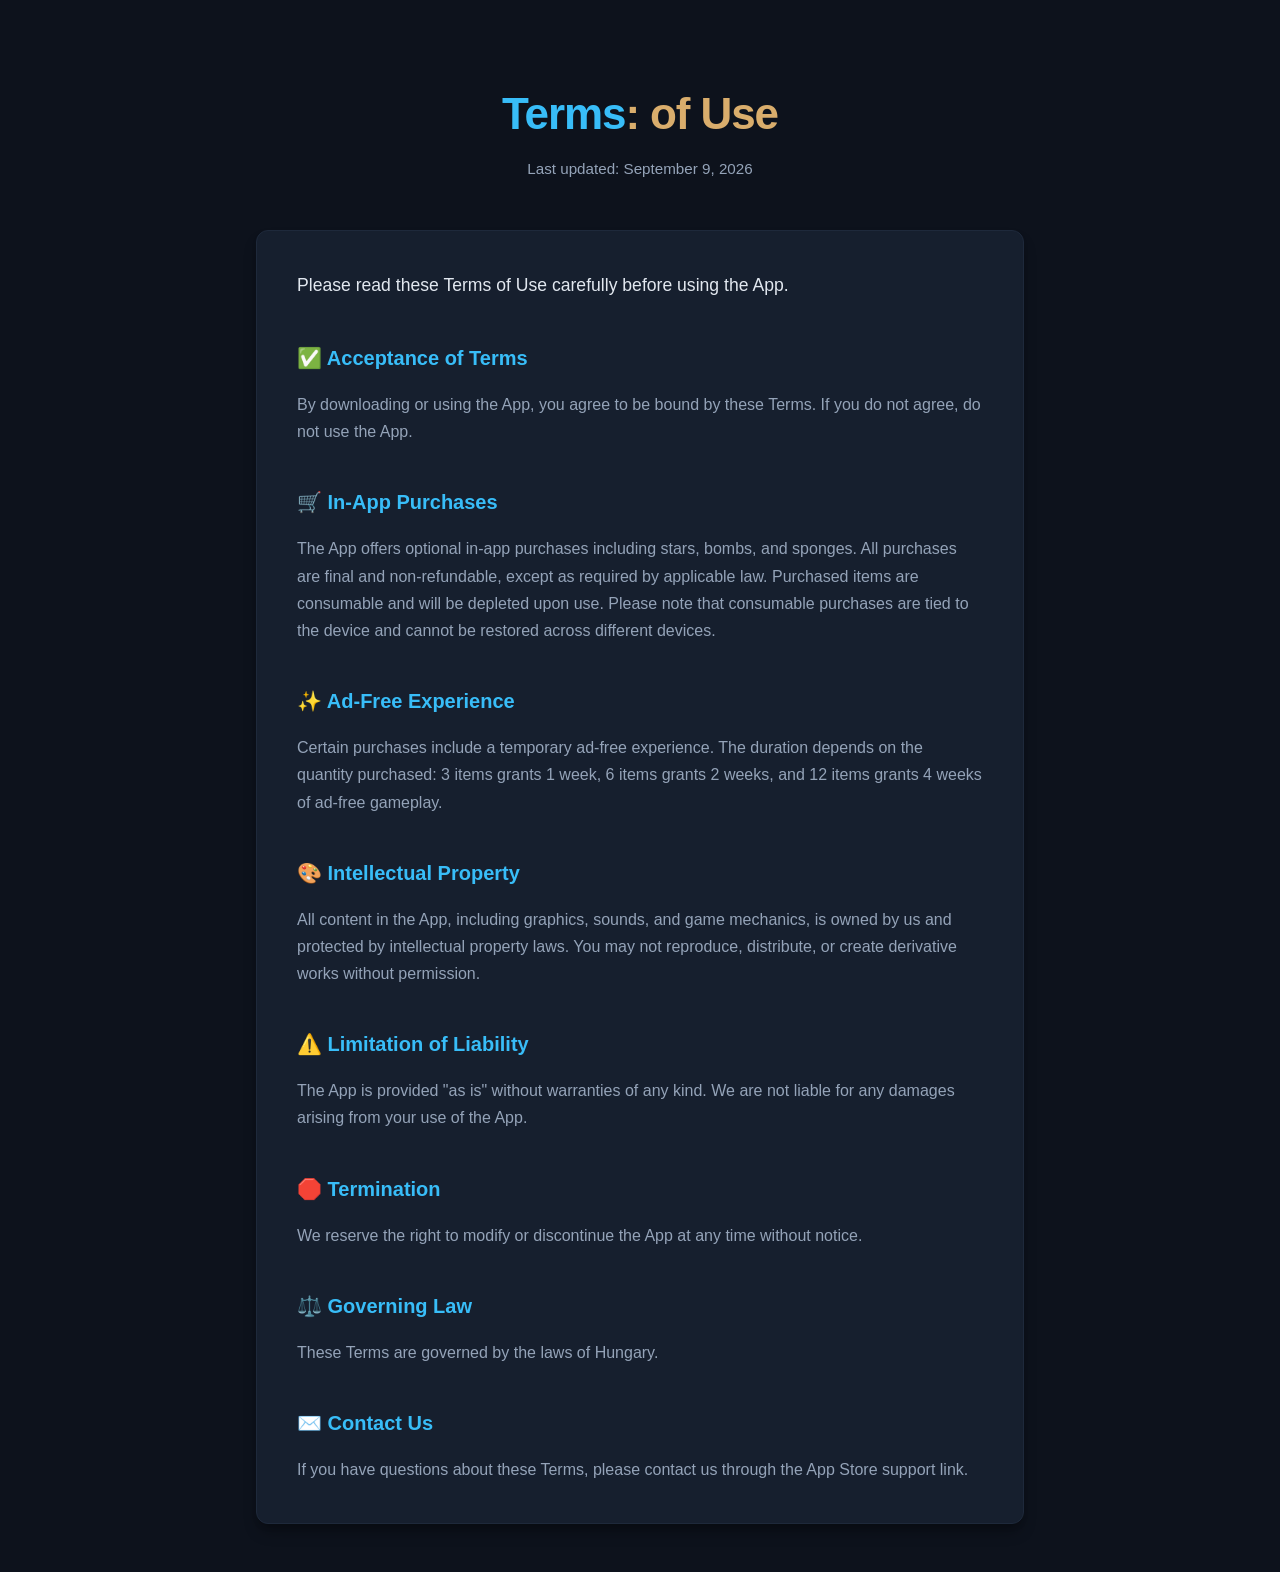
<file: docs/mathris/terms_of_use.html>
<!DOCTYPE html>
<html lang="en">
<head>
    <meta charset="UTF-8">
    <meta name="viewport" content="width=device-width, initial-scale=1.0">
    <title>Terms of Use</title>
    <style>
        /* Base Variables matching the game's theme */
        :root {
            --bg-body: #0d121c;         /* Deep dark background */
            --bg-card: #161f2e;         /* Slightly lighter card background */
            --text-main: #94a3b8;       /* Muted grey-blue text */
            --text-bright: #e2e8f0;     /* Bright text for emphasis */
            --accent-blue: #38bdf8;     /* Light blue for primary headings */
            --accent-gold: #d9ad6c;     /* Gold/Tan for secondary title */
            --border-color: #1e293b;    /* Subtle card border */
        }

        body {
            background-color: var(--bg-body);
            color: var(--text-main);
            font-family: -apple-system, BlinkMacSystemFont, "Segoe UI", Roboto, Helvetica, Arial, sans-serif;
            line-height: 1.7;
            margin: 0;
            padding: 3rem 1.5rem;
            display: flex;
            justify-content: center;
        }

        .container {
            max-width: 768px;
            width: 100%;
        }

        /* Title Styling matching "Mathris: Sum & Match" */
        h1 {
            text-align: center;
            font-size: 2.75rem;
            font-weight: 800;
            margin-bottom: 0.25rem;
            letter-spacing: -0.025em;
        }

        h1 .title-blue { color: var(--accent-blue); }
        h1 .title-gold { color: var(--accent-gold); }

        .last-updated {
            text-align: center;
            font-size: 0.95rem;
            color: var(--text-main);
            margin-bottom: 3rem;
        }

        /* Card container matching the "How It Works" box */
        .policy-card {
            background-color: var(--bg-card);
            border: 1px solid var(--border-color);
            border-radius: 12px;
            padding: 2.5rem;
            box-shadow: 0 10px 15px -3px rgba(0, 0, 0, 0.3), 0 4px 6px -2px rgba(0, 0, 0, 0.15);
        }

        .intro {
            color: var(--text-bright);
            font-size: 1.1rem;
            margin-top: 0;
            margin-bottom: 2.5rem;
        }

        /* Section Headings matching the accent styling */
        h2 {
            color: var(--accent-blue);
            font-size: 1.25rem;
            font-weight: 700;
            margin-top: 2.5rem;
            margin-bottom: 1rem;
            display: flex;
            align-items: center;
            gap: 0.5rem;
        }

        p {
            margin-bottom: 1.5rem;
            margin-top: 0;
        }

        p:last-child {
            margin-bottom: 0;
        }

        /* Responsive adjustments */
        @media (max-width: 600px) {
            h1 { font-size: 2.25rem; }
            .policy-card { padding: 1.5rem; }
        }
    </style>
</head>
<body>

    <div class="container">
        <h1><span class="title-blue">Terms</span><span class="title-gold">: of Use</span></h1>
        <div class="last-updated">Last updated: September 9, 2026</div>

        <div class="policy-card">
            <p class="intro">Please read these Terms of Use carefully before using the App.</p>

            <h2>✅ Acceptance of Terms</h2>
            <p>By downloading or using the App, you agree to be bound by these Terms. If you do not agree, do not use the App.</p>

            <h2>🛒 In-App Purchases</h2>
            <p>The App offers optional in-app purchases including stars, bombs, and sponges. All purchases are final and non-refundable, except as required by applicable law. Purchased items are consumable and will be depleted upon use. Please note that consumable purchases are tied to the device and cannot be restored across different devices.</p>

            <h2>✨ Ad-Free Experience</h2>
            <p>Certain purchases include a temporary ad-free experience. The duration depends on the quantity purchased: 3 items grants 1 week, 6 items grants 2 weeks, and 12 items grants 4 weeks of ad-free gameplay.</p>

            <h2>🎨 Intellectual Property</h2>
            <p>All content in the App, including graphics, sounds, and game mechanics, is owned by us and protected by intellectual property laws. You may not reproduce, distribute, or create derivative works without permission.</p>

            <h2>⚠️ Limitation of Liability</h2>
            <p>The App is provided "as is" without warranties of any kind. We are not liable for any damages arising from your use of the App.</p>

            <h2>🛑 Termination</h2>
            <p>We reserve the right to modify or discontinue the App at any time without notice.</p>

            <h2>⚖️ Governing Law</h2>
            <p>These Terms are governed by the laws of Hungary.</p>

            <h2>✉️ Contact Us</h2>
            <p>If you have questions about these Terms, please contact us through the App Store support link.</p>
        </div>
    </div>

</body>
</html>
</file>
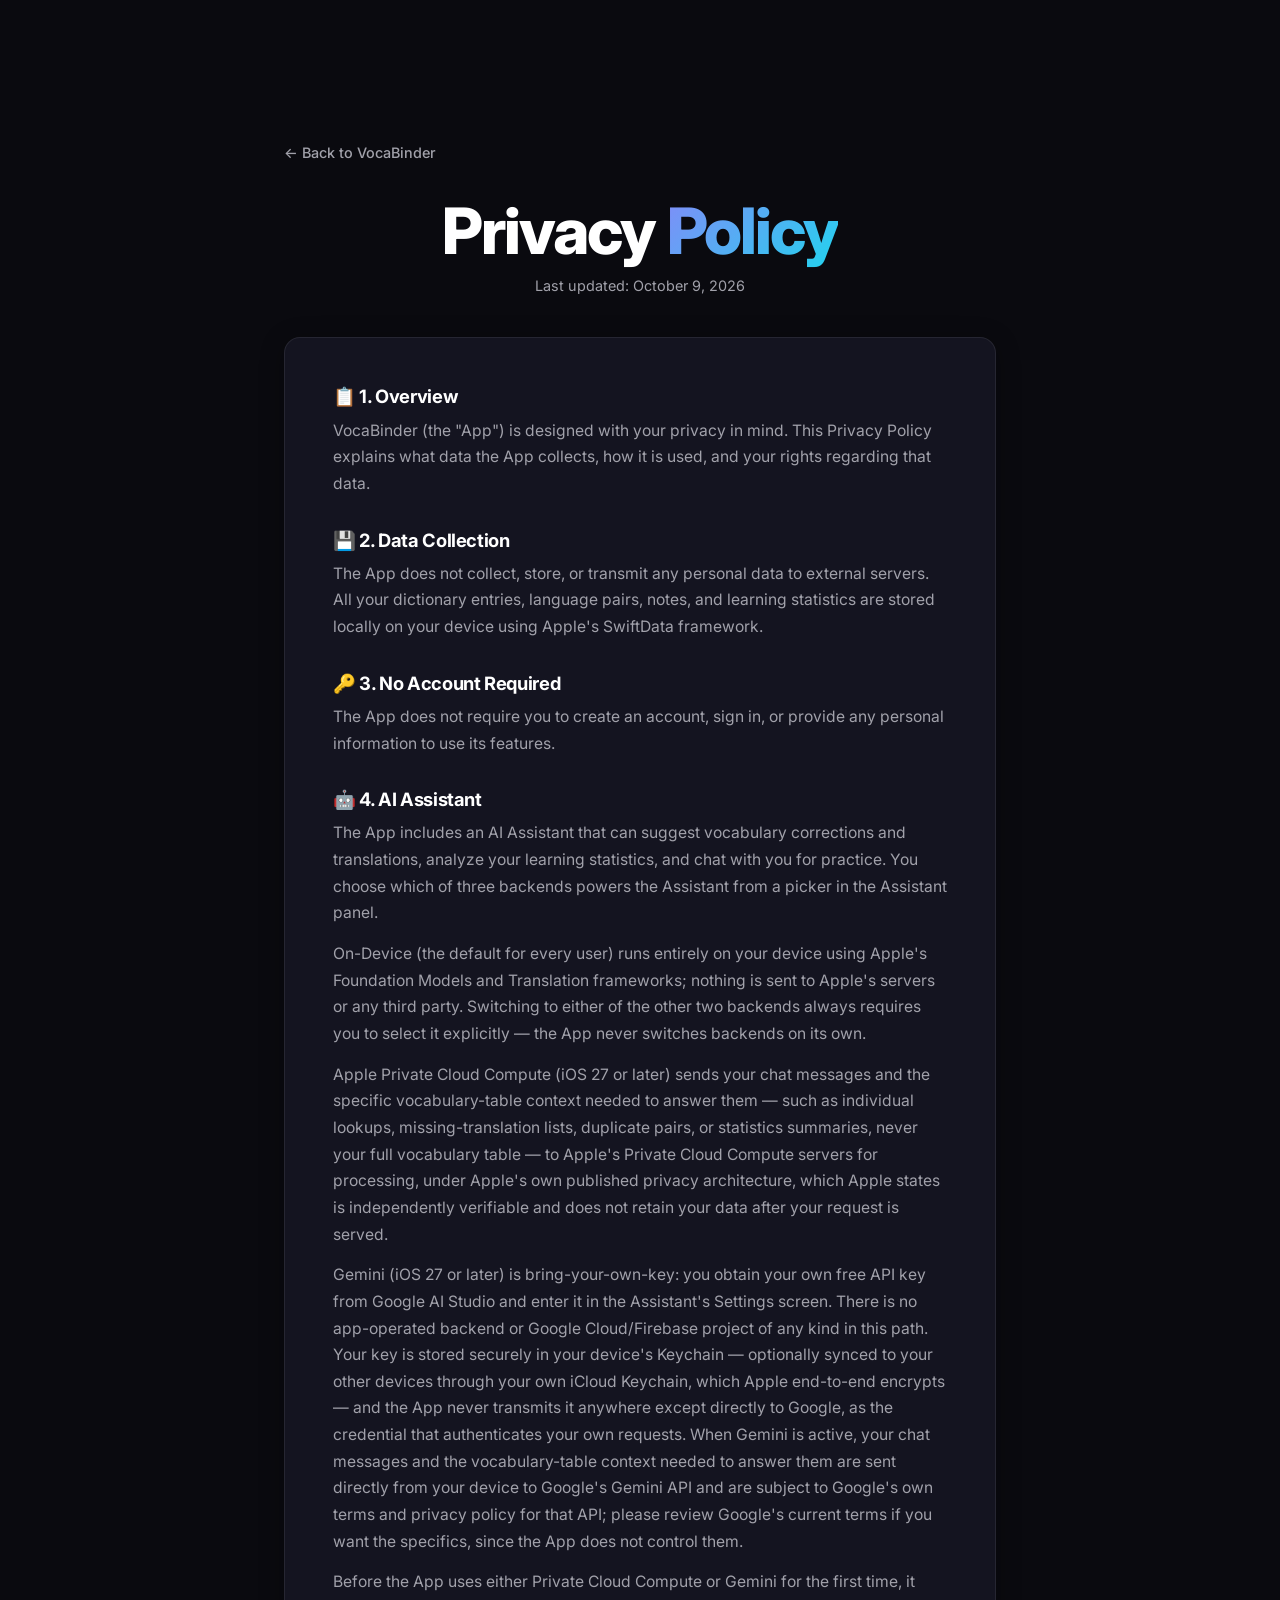
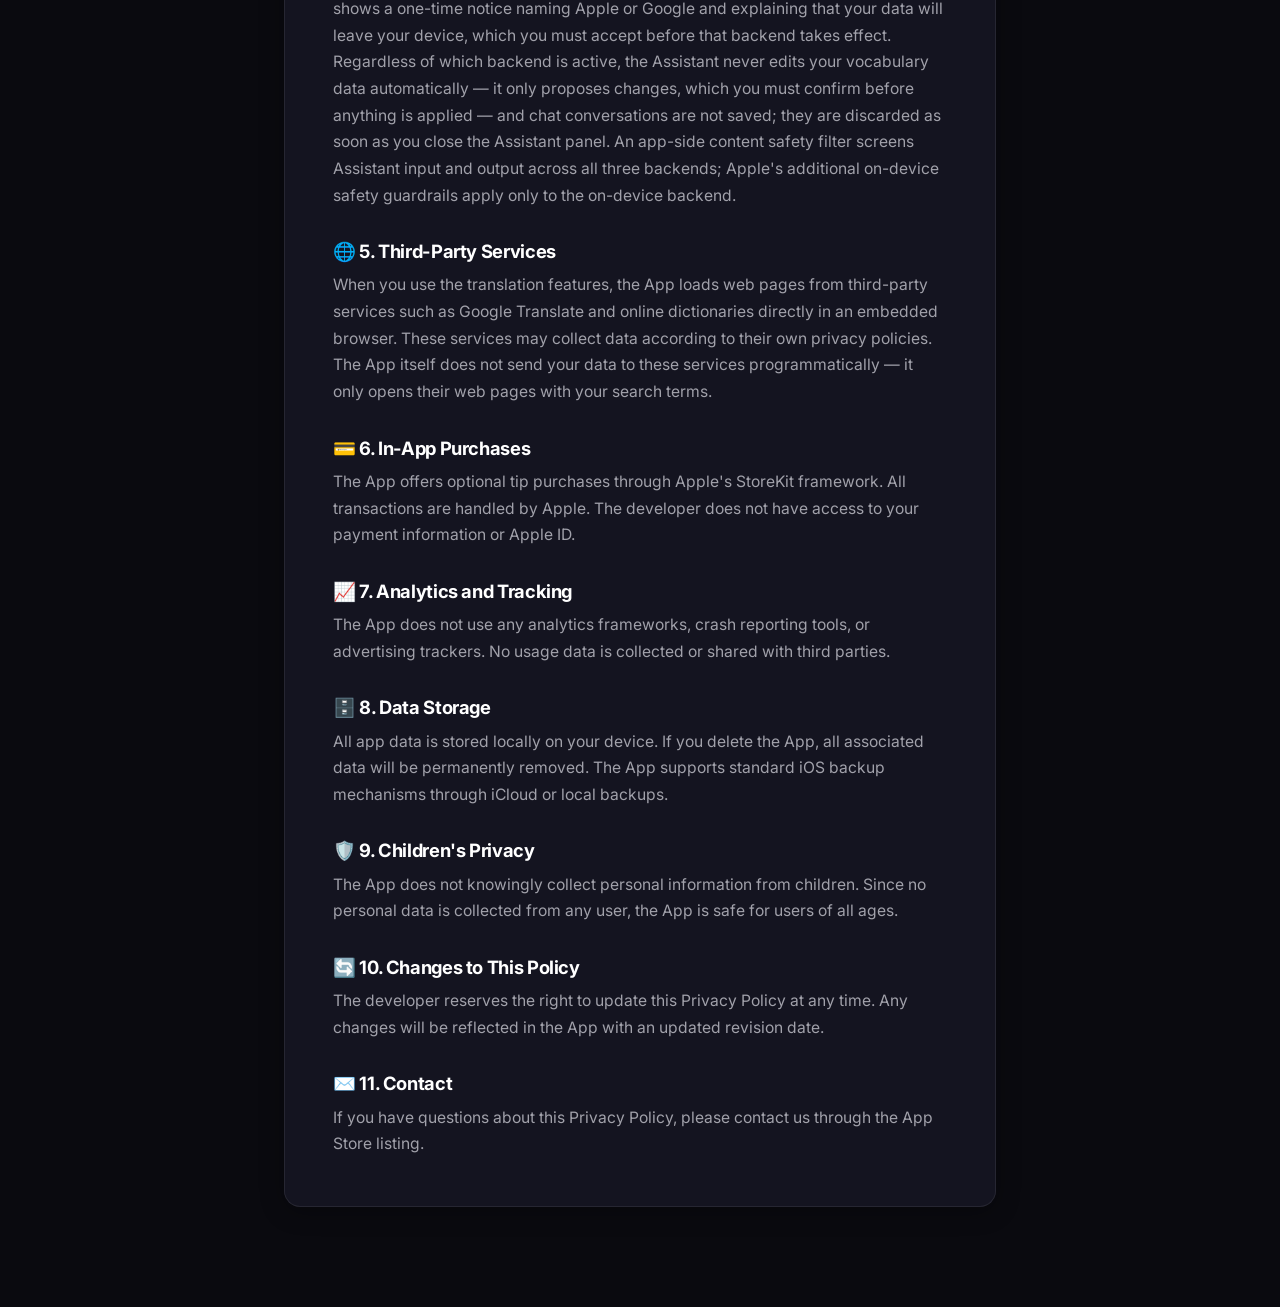
<file: docs/vocabinder/privacy_policy.html>
<!DOCTYPE html>
<html lang="en">
<head>
    <meta charset="UTF-8">
    <meta name="viewport" content="width=device-width, initial-scale=1.0">
    <title>Privacy Policy – VocaBinder</title>
    <meta name="description" content="VocaBinder's Privacy Policy — a 100% free vocabulary trainer app for iOS with no accounts, no analytics, and no data collection.">

    <!-- Fonts -->
    <link rel="preconnect" href="https://fonts.googleapis.com">
    <link rel="preconnect" href="https://fonts.gstatic.com" crossorigin>
    <link href="https://fonts.googleapis.com/css2?family=Inter:wght@400;500;600;700;800&display=swap" rel="stylesheet">

    <!-- Favicon -->
    <link rel="icon" type="image/png" href="images/app-icon.png">

    <link rel="stylesheet" href="style.css">
    <style>
        .legal-main {
            padding: 140px 0 100px;
            min-height: 100vh;
        }

        .legal-container {
            max-width: 760px;
            margin: 0 auto;
            padding: 0 24px;
        }

        .back-link {
            display: inline-flex;
            align-items: center;
            gap: 6px;
            color: var(--text-muted);
            text-decoration: none;
            font-size: 0.9rem;
            font-weight: 500;
            margin-bottom: 32px;
            transition: color 0.2s;
        }

        .back-link:hover {
            color: var(--text-bright);
        }

        .legal-header {
            text-align: center;
            margin-bottom: 40px;
        }

        .legal-header h1 {
            margin-bottom: 8px;
        }

        .last-updated {
            color: var(--text-muted);
            font-size: 0.9rem;
        }

        .policy-card {
            background: var(--bg-card);
            border: 1px solid var(--border);
            border-radius: var(--radius);
            padding: 48px;
            box-shadow: var(--shadow);
        }

        .policy-card h2 {
            font-size: 1.15rem;
            font-weight: 700;
            color: var(--text-bright);
            margin: 32px 0 10px;
            display: flex;
            align-items: center;
            gap: 8px;
        }

        .policy-card h2:first-child {
            margin-top: 0;
        }

        .policy-card p {
            color: var(--text-muted);
            font-size: 0.98rem;
            line-height: 1.7;
            margin-bottom: 0;
        }

        .policy-card p + p {
            margin-top: 14px;
        }

        @media (max-width: 600px) {
            .legal-main {
                padding: 120px 0 60px;
            }

            .policy-card {
                padding: 28px;
            }
        }
    </style>
</head>
<body>

    <main class="legal-main">
        <div class="legal-container">
            <a href="index.html" class="back-link">&larr; Back to VocaBinder</a>

            <div class="legal-header">
                <h1>Privacy <span class="gradient-text">Policy</span></h1>
                <p class="last-updated">Last updated: October 9, 2026</p>
            </div>

            <div class="policy-card">
                <h2>📋 1. Overview</h2>
                <p>VocaBinder (the "App") is designed with your privacy in mind. This Privacy Policy explains what data the App collects, how it is used, and your rights regarding that data.</p>

                <h2>💾 2. Data Collection</h2>
                <p>The App does not collect, store, or transmit any personal data to external servers. All your dictionary entries, language pairs, notes, and learning statistics are stored locally on your device using Apple's SwiftData framework.</p>

                <h2>🔑 3. No Account Required</h2>
                <p>The App does not require you to create an account, sign in, or provide any personal information to use its features.</p>

                <h2>🤖 4. AI Assistant</h2>
                <p>The App includes an AI Assistant that can suggest vocabulary corrections and translations, analyze your learning statistics, and chat with you for practice. You choose which of three backends powers the Assistant from a picker in the Assistant panel.</p>
                <p>On-Device (the default for every user) runs entirely on your device using Apple's Foundation Models and Translation frameworks; nothing is sent to Apple's servers or any third party. Switching to either of the other two backends always requires you to select it explicitly — the App never switches backends on its own.</p>
                <p>Apple Private Cloud Compute (iOS 27 or later) sends your chat messages and the specific vocabulary-table context needed to answer them — such as individual lookups, missing-translation lists, duplicate pairs, or statistics summaries, never your full vocabulary table — to Apple's Private Cloud Compute servers for processing, under Apple's own published privacy architecture, which Apple states is independently verifiable and does not retain your data after your request is served.</p>
                <p>Gemini (iOS 27 or later) is bring-your-own-key: you obtain your own free API key from Google AI Studio and enter it in the Assistant's Settings screen. There is no app-operated backend or Google Cloud/Firebase project of any kind in this path. Your key is stored securely in your device's Keychain — optionally synced to your other devices through your own iCloud Keychain, which Apple end-to-end encrypts — and the App never transmits it anywhere except directly to Google, as the credential that authenticates your own requests. When Gemini is active, your chat messages and the vocabulary-table context needed to answer them are sent directly from your device to Google's Gemini API and are subject to Google's own terms and privacy policy for that API; please review Google's current terms if you want the specifics, since the App does not control them.</p>
                <p>Before the App uses either Private Cloud Compute or Gemini for the first time, it shows a one-time notice naming Apple or Google and explaining that your data will leave your device, which you must accept before that backend takes effect. Regardless of which backend is active, the Assistant never edits your vocabulary data automatically — it only proposes changes, which you must confirm before anything is applied — and chat conversations are not saved; they are discarded as soon as you close the Assistant panel. An app-side content safety filter screens Assistant input and output across all three backends; Apple's additional on-device safety guardrails apply only to the on-device backend.</p>

                <h2>🌐 5. Third-Party Services</h2>
                <p>When you use the translation features, the App loads web pages from third-party services such as Google Translate and online dictionaries directly in an embedded browser. These services may collect data according to their own privacy policies. The App itself does not send your data to these services programmatically — it only opens their web pages with your search terms.</p>

                <h2>💳 6. In-App Purchases</h2>
                <p>The App offers optional tip purchases through Apple's StoreKit framework. All transactions are handled by Apple. The developer does not have access to your payment information or Apple ID.</p>

                <h2>📈 7. Analytics and Tracking</h2>
                <p>The App does not use any analytics frameworks, crash reporting tools, or advertising trackers. No usage data is collected or shared with third parties.</p>

                <h2>🗄️ 8. Data Storage</h2>
                <p>All app data is stored locally on your device. If you delete the App, all associated data will be permanently removed. The App supports standard iOS backup mechanisms through iCloud or local backups.</p>

                <h2>🛡️ 9. Children's Privacy</h2>
                <p>The App does not knowingly collect personal information from children. Since no personal data is collected from any user, the App is safe for users of all ages.</p>

                <h2>🔄 10. Changes to This Policy</h2>
                <p>The developer reserves the right to update this Privacy Policy at any time. Any changes will be reflected in the App with an updated revision date.</p>

                <h2>✉️ 11. Contact</h2>
                <p>If you have questions about this Privacy Policy, please contact us through the App Store listing.</p>
            </div>
        </div>
    </main>

</body>
</html>
</file>
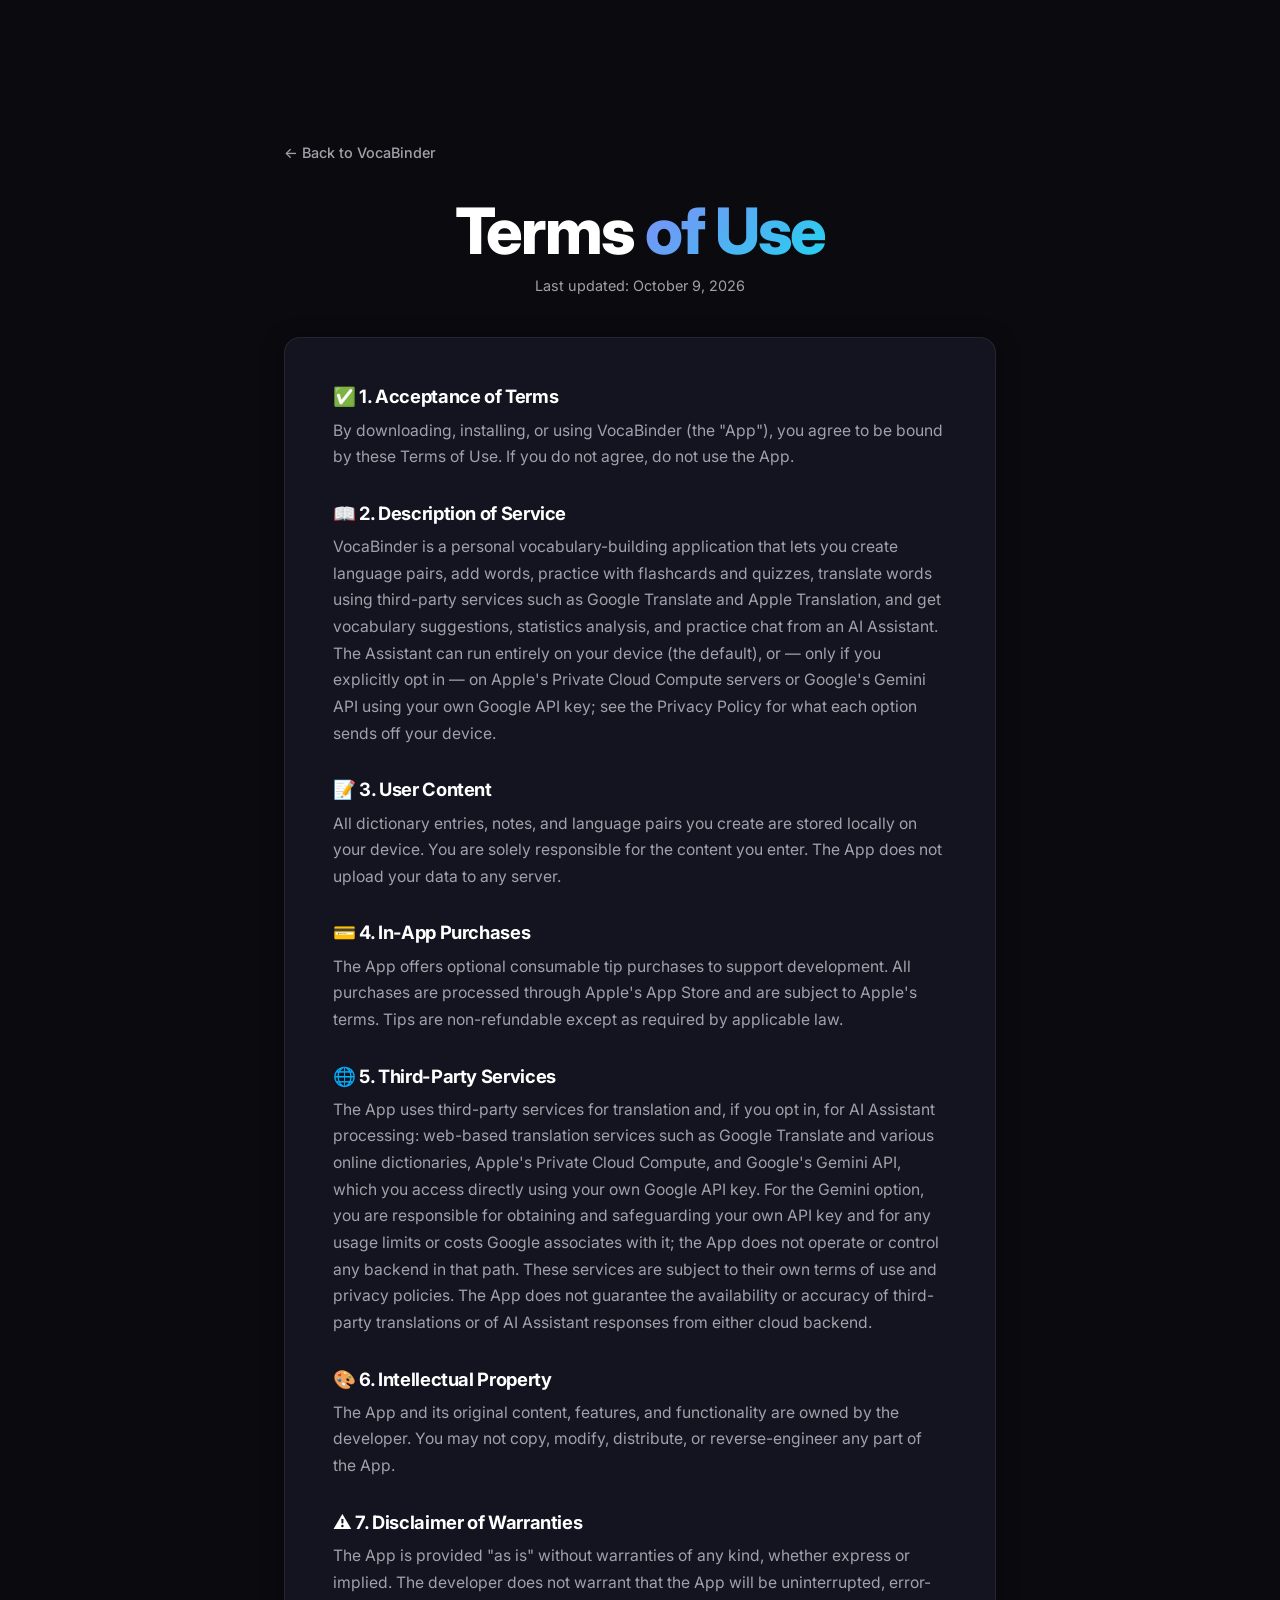
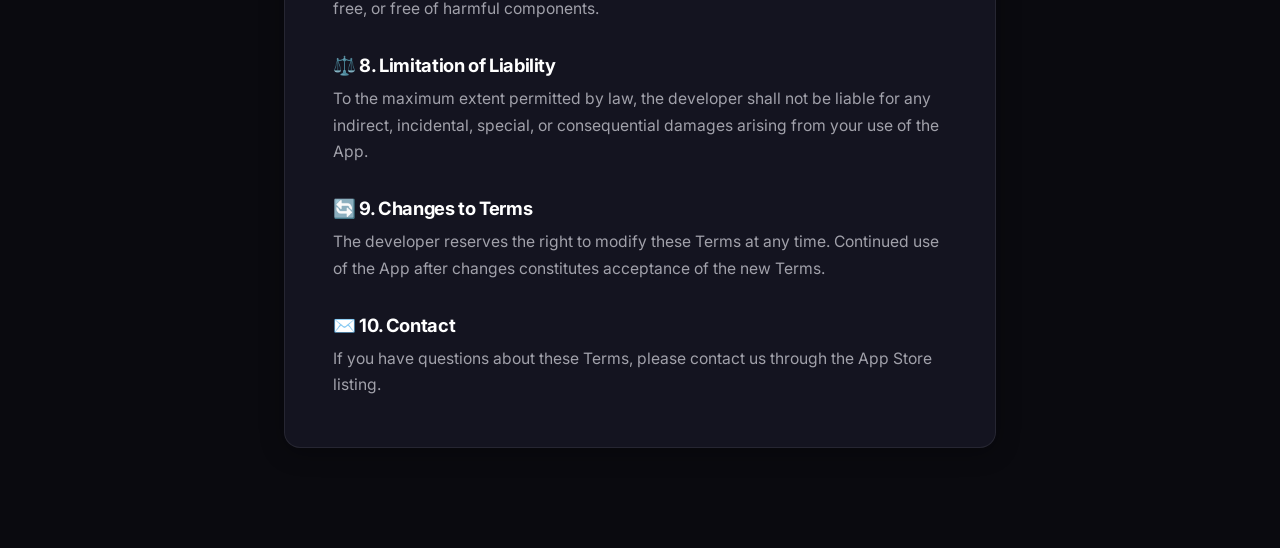
<file: docs/vocabinder/terms_of_use.html>
<!DOCTYPE html>
<html lang="en">
<head>
    <meta charset="UTF-8">
    <meta name="viewport" content="width=device-width, initial-scale=1.0">
    <title>Terms of Use – VocaBinder</title>
    <meta name="description" content="VocaBinder's Terms of Use — a 100% free vocabulary trainer app for iOS with optional tip-jar support and no feature gating.">

    <!-- Fonts -->
    <link rel="preconnect" href="https://fonts.googleapis.com">
    <link rel="preconnect" href="https://fonts.gstatic.com" crossorigin>
    <link href="https://fonts.googleapis.com/css2?family=Inter:wght@400;500;600;700;800&display=swap" rel="stylesheet">

    <!-- Favicon -->
    <link rel="icon" type="image/png" href="images/app-icon.png">

    <link rel="stylesheet" href="style.css">
    <style>
        .legal-main {
            padding: 140px 0 100px;
            min-height: 100vh;
        }

        .legal-container {
            max-width: 760px;
            margin: 0 auto;
            padding: 0 24px;
        }

        .back-link {
            display: inline-flex;
            align-items: center;
            gap: 6px;
            color: var(--text-muted);
            text-decoration: none;
            font-size: 0.9rem;
            font-weight: 500;
            margin-bottom: 32px;
            transition: color 0.2s;
        }

        .back-link:hover {
            color: var(--text-bright);
        }

        .legal-header {
            text-align: center;
            margin-bottom: 40px;
        }

        .legal-header h1 {
            margin-bottom: 8px;
        }

        .last-updated {
            color: var(--text-muted);
            font-size: 0.9rem;
        }

        .policy-card {
            background: var(--bg-card);
            border: 1px solid var(--border);
            border-radius: var(--radius);
            padding: 48px;
            box-shadow: var(--shadow);
        }

        .policy-card h2 {
            font-size: 1.15rem;
            font-weight: 700;
            color: var(--text-bright);
            margin: 32px 0 10px;
            display: flex;
            align-items: center;
            gap: 8px;
        }

        .policy-card h2:first-child {
            margin-top: 0;
        }

        .policy-card p {
            color: var(--text-muted);
            font-size: 0.98rem;
            line-height: 1.7;
            margin-bottom: 0;
        }

        .policy-card p + p {
            margin-top: 14px;
        }

        @media (max-width: 600px) {
            .legal-main {
                padding: 120px 0 60px;
            }

            .policy-card {
                padding: 28px;
            }
        }
    </style>
</head>
<body>

    <main class="legal-main">
        <div class="legal-container">
            <a href="index.html" class="back-link">&larr; Back to VocaBinder</a>

            <div class="legal-header">
                <h1>Terms <span class="gradient-text">of Use</span></h1>
                <p class="last-updated">Last updated: October 9, 2026</p>
            </div>

            <div class="policy-card">
                <h2>✅ 1. Acceptance of Terms</h2>
                <p>By downloading, installing, or using VocaBinder (the "App"), you agree to be bound by these Terms of Use. If you do not agree, do not use the App.</p>

                <h2>📖 2. Description of Service</h2>
                <p>VocaBinder is a personal vocabulary-building application that lets you create language pairs, add words, practice with flashcards and quizzes, translate words using third-party services such as Google Translate and Apple Translation, and get vocabulary suggestions, statistics analysis, and practice chat from an AI Assistant. The Assistant can run entirely on your device (the default), or — only if you explicitly opt in — on Apple's Private Cloud Compute servers or Google's Gemini API using your own Google API key; see the Privacy Policy for what each option sends off your device.</p>

                <h2>📝 3. User Content</h2>
                <p>All dictionary entries, notes, and language pairs you create are stored locally on your device. You are solely responsible for the content you enter. The App does not upload your data to any server.</p>

                <h2>💳 4. In-App Purchases</h2>
                <p>The App offers optional consumable tip purchases to support development. All purchases are processed through Apple's App Store and are subject to Apple's terms. Tips are non-refundable except as required by applicable law.</p>

                <h2>🌐 5. Third-Party Services</h2>
                <p>The App uses third-party services for translation and, if you opt in, for AI Assistant processing: web-based translation services such as Google Translate and various online dictionaries, Apple's Private Cloud Compute, and Google's Gemini API, which you access directly using your own Google API key. For the Gemini option, you are responsible for obtaining and safeguarding your own API key and for any usage limits or costs Google associates with it; the App does not operate or control any backend in that path. These services are subject to their own terms of use and privacy policies. The App does not guarantee the availability or accuracy of third-party translations or of AI Assistant responses from either cloud backend.</p>

                <h2>🎨 6. Intellectual Property</h2>
                <p>The App and its original content, features, and functionality are owned by the developer. You may not copy, modify, distribute, or reverse-engineer any part of the App.</p>

                <h2>⚠️ 7. Disclaimer of Warranties</h2>
                <p>The App is provided "as is" without warranties of any kind, whether express or implied. The developer does not warrant that the App will be uninterrupted, error-free, or free of harmful components.</p>

                <h2>⚖️ 8. Limitation of Liability</h2>
                <p>To the maximum extent permitted by law, the developer shall not be liable for any indirect, incidental, special, or consequential damages arising from your use of the App.</p>

                <h2>🔄 9. Changes to Terms</h2>
                <p>The developer reserves the right to modify these Terms at any time. Continued use of the App after changes constitutes acceptance of the new Terms.</p>

                <h2>✉️ 10. Contact</h2>
                <p>If you have questions about these Terms, please contact us through the App Store listing.</p>
            </div>
        </div>
    </main>

</body>
</html>
</file>
<file: docs/vocabinder/style.css>
/* ============================================
   VocaBinder Marketing Page — Modern CSS
   ============================================ */

/* ---------- Reset & Base ---------- */
*, *::before, *::after {
    margin: 0;
    padding: 0;
    box-sizing: border-box;
}

:root {
    --primary: #6366f1;
    --primary-dark: #4f46e5;
    --primary-light: #818cf8;
    --accent: #06b6d4;
    --bg: #0a0a0f;
    --bg-card: #141420;
    --bg-card-hover: #1a1a2e;
    --surface: #1e1e30;
    --text: #e4e4e7;
    --text-muted: #a1a1aa;
    --text-bright: #ffffff;
    --border: rgba(255, 255, 255, 0.08);
    --border-hover: rgba(255, 255, 255, 0.15);
    --gradient: linear-gradient(135deg, #6366f1, #06b6d4);
    --gradient-text: linear-gradient(135deg, #818cf8, #22d3ee);
    --radius: 16px;
    --radius-sm: 10px;
    --shadow: 0 4px 24px rgba(0, 0, 0, 0.3);
    --shadow-lg: 0 8px 40px rgba(0, 0, 0, 0.4);
}

html {
    scroll-behavior: smooth;
    -webkit-font-smoothing: antialiased;
}

body {
    font-family: 'Inter', -apple-system, BlinkMacSystemFont, 'Segoe UI', sans-serif;
    background: var(--bg);
    color: var(--text);
    line-height: 1.6;
    overflow-x: hidden;
}

.container {
    max-width: 1200px;
    margin: 0 auto;
    padding: 0 24px;
}

/* ---------- Typography ---------- */
h1 { font-size: clamp(2.5rem, 6vw, 4rem); font-weight: 800; line-height: 1.1; letter-spacing: -0.03em; color: var(--text-bright); }
h2 { font-size: clamp(2rem, 4vw, 3rem); font-weight: 700; line-height: 1.15; letter-spacing: -0.02em; color: var(--text-bright); }
h3 { font-size: 1.25rem; font-weight: 600; color: var(--text-bright); }

.gradient-text {
    background: var(--gradient-text);
    -webkit-background-clip: text;
    -webkit-text-fill-color: transparent;
    background-clip: text;
}

/* ---------- Buttons ---------- */
.btn {
    display: inline-flex;
    align-items: center;
    gap: 10px;
    font-family: inherit;
    font-weight: 600;
    text-decoration: none;
    border: none;
    border-radius: 12px;
    cursor: pointer;
    transition: all 0.2s ease;
}

.btn-primary {
    background: var(--gradient);
    color: white;
    box-shadow: 0 4px 16px rgba(99, 102, 241, 0.3);
}

.btn-primary:hover {
    transform: translateY(-2px);
    box-shadow: 0 6px 24px rgba(99, 102, 241, 0.45);
}

.btn-lg {
    padding: 16px 32px;
    font-size: 1.05rem;
    border-radius: 14px;
}

.btn-sm {
    padding: 8px 20px;
    font-size: 0.875rem;
    border-radius: 10px;
}

/* ---------- Navbar ---------- */
.navbar {
    position: fixed;
    top: 0;
    width: 100%;
    z-index: 100;
    transition: all 0.3s ease;
    background: transparent;
}

.navbar.scrolled {
    background: rgba(10, 10, 15, 0.85);
    backdrop-filter: blur(20px);
    -webkit-backdrop-filter: blur(20px);
    border-bottom: 1px solid var(--border);
}

.nav-container {
    display: flex;
    align-items: center;
    justify-content: space-between;
    height: 72px;
}

.nav-brand {
    display: flex;
    align-items: center;
    gap: 10px;
    text-decoration: none;
    color: var(--text-bright);
    font-weight: 700;
    font-size: 1.15rem;
}

.nav-icon {
    width: 36px;
    height: 36px;
    border-radius: 8px;
}

.nav-links {
    display: flex;
    align-items: center;
    gap: 32px;
}

.nav-links a {
    color: var(--text-muted);
    text-decoration: none;
    font-size: 0.9rem;
    font-weight: 500;
    transition: color 0.2s;
}

.nav-links a:hover {
    color: var(--text-bright);
}

.nav-toggle {
    display: none;
    flex-direction: column;
    gap: 5px;
    background: none;
    border: none;
    cursor: pointer;
    padding: 4px;
}

.nav-toggle span {
    display: block;
    width: 24px;
    height: 2px;
    background: var(--text);
    border-radius: 2px;
    transition: all 0.3s ease;
}

.nav-toggle.open span:nth-child(1) { transform: rotate(45deg) translate(5px, 5px); }
.nav-toggle.open span:nth-child(2) { opacity: 0; }
.nav-toggle.open span:nth-child(3) { transform: rotate(-45deg) translate(5px, -5px); }

/* ---------- Hero ---------- */
.hero {
    position: relative;
    padding: 140px 0 80px;
    overflow: hidden;
    min-height: 100vh;
    display: flex;
    align-items: center;
}

.hero-glow {
    position: absolute;
    top: -200px;
    left: 50%;
    transform: translateX(-50%);
    width: 800px;
    height: 800px;
    background: radial-gradient(circle, rgba(99, 102, 241, 0.15) 0%, transparent 70%);
    pointer-events: none;
}

.hero-container {
    display: grid;
    grid-template-columns: 1fr 1fr;
    gap: 60px;
    align-items: center;
}

.hero-content { z-index: 1; }

.badge {
    display: inline-block;
    padding: 8px 16px;
    background: rgba(99, 102, 241, 0.12);
    border: 1px solid rgba(99, 102, 241, 0.25);
    border-radius: 100px;
    font-size: 0.85rem;
    font-weight: 600;
    color: var(--primary-light);
    margin-bottom: 24px;
}

.hero-description {
    font-size: 1.15rem;
    color: var(--text-muted);
    margin: 24px 0 32px;
    max-width: 520px;
    line-height: 1.7;
}

.hero-actions {
    display: flex;
    gap: 16px;
    flex-wrap: wrap;
}

.hero-note {
    margin-top: 16px;
    font-size: 0.8rem;
    color: var(--text-muted);
}

/* Phone Mockup */
.hero-visual {
    display: flex;
    justify-content: center;
    z-index: 1;
}

.phone-mockup {
    width: 280px;
    height: 560px;
    background: #1a1a2e;
    border-radius: 40px;
    padding: 12px;
    border: 2px solid var(--border);
    box-shadow: var(--shadow-lg), 0 0 80px rgba(99, 102, 241, 0.08);
    position: relative;
}

.phone-screen {
    width: 100%;
    height: 100%;
    background: #0f0f1a;
    border-radius: 30px;
    overflow: hidden;
    display: flex;
    align-items: center;
    justify-content: center;
}

.screen-demo {
    width: 100%;
    padding: 24px 20px;
    display: flex;
    flex-direction: column;
    align-items: center;
    gap: 24px;
}

.demo-header {
    display: flex;
    flex-direction: column;
    align-items: center;
    gap: 8px;
    font-weight: 700;
    font-size: 0.95rem;
    color: var(--text-bright);
}

.demo-pill {
    width: 120px;
    height: 5px;
    background: #333;
    border-radius: 100px;
}

.demo-card {
    width: 100%;
    background: var(--bg-card);
    border: 1px solid var(--border);
    border-radius: 16px;
    padding: 28px 20px;
    text-align: center;
}

.demo-word {
    font-size: 1.6rem;
    font-weight: 700;
    color: var(--text-bright);
    margin-bottom: 12px;
}

.demo-divider {
    width: 40px;
    height: 2px;
    background: var(--gradient);
    margin: 0 auto 12px;
    border-radius: 2px;
}

.demo-translation {
    font-size: 1.2rem;
    color: var(--primary-light);
    font-weight: 600;
}

.demo-progress {
    width: 100%;
    height: 6px;
    background: rgba(255, 255, 255, 0.06);
    border-radius: 100px;
    overflow: hidden;
}

.demo-progress-bar {
    width: 65%;
    height: 100%;
    background: var(--gradient);
    border-radius: 100px;
    animation: progressPulse 3s infinite ease-in-out;
}

@keyframes progressPulse {
    0%, 100% { width: 55%; }
    50% { width: 72%; }
}

.demo-stats {
    display: flex;
    justify-content: space-around;
    width: 100%;
}

.demo-stat {
    display: flex;
    flex-direction: column;
    align-items: center;
    gap: 2px;
}

.stat-num {
    font-size: 1.2rem;
    font-weight: 700;
    color: var(--text-bright);
}

.stat-label {
    font-size: 0.7rem;
    color: var(--text-muted);
    text-transform: uppercase;
    letter-spacing: 0.05em;
}

/* ---------- Sections ---------- */
.section-header {
    text-align: center;
    margin-bottom: 64px;
}

.section-header p {
    margin-top: 16px;
    font-size: 1.1rem;
    color: var(--text-muted);
    max-width: 480px;
    margin-left: auto;
    margin-right: auto;
}

/* ---------- Features ---------- */
.features {
    padding: 120px 0;
}

.features-grid {
    display: grid;
    grid-template-columns: repeat(3, 1fr);
    gap: 24px;
}

.feature-card {
    background: var(--bg-card);
    border: 1px solid var(--border);
    border-radius: var(--radius);
    padding: 32px 28px;
    transition: all 0.3s ease;
    opacity: 0;
    transform: translateY(20px);
}

.feature-card.visible {
    opacity: 1;
    transform: translateY(0);
}

.feature-card:hover {
    background: var(--bg-card-hover);
    border-color: var(--border-hover);
    transform: translateY(-4px);
    box-shadow: var(--shadow);
}

.feature-icon {
    font-size: 2rem;
    margin-bottom: 16px;
}

.feature-card h3 {
    margin-bottom: 8px;
}

.feature-card p {
    color: var(--text-muted);
    font-size: 0.92rem;
    line-height: 1.6;
}

/* ---------- Import Section ---------- */
.import-section {
    padding: 120px 0;
    background: linear-gradient(180deg, transparent, rgba(99, 102, 241, 0.03), transparent);
}

.import-grid {
    display: grid;
    grid-template-columns: repeat(3, 1fr);
    gap: 24px;
}

.import-card {
    background: var(--bg-card);
    border: 1px solid var(--border);
    border-radius: var(--radius);
    padding: 36px 28px;
    text-align: center;
    transition: all 0.3s ease;
    opacity: 0;
    transform: translateY(20px);
}

.import-card.visible {
    opacity: 1;
    transform: translateY(0);
}

.import-card:hover {
    background: var(--bg-card-hover);
    border-color: var(--border-hover);
    transform: translateY(-4px);
}

.import-card.highlight {
    border-color: rgba(99, 102, 241, 0.3);
    background: rgba(99, 102, 241, 0.05);
}

.import-card.highlight:hover {
    border-color: rgba(99, 102, 241, 0.5);
}

.import-icon {
    margin-bottom: 20px;
    color: var(--primary-light);
}

.import-card h3 {
    margin-bottom: 10px;
}

.import-card p {
    color: var(--text-muted);
    font-size: 0.92rem;
    line-height: 1.6;
}

.import-card code {
    background: rgba(255, 255, 255, 0.06);
    padding: 2px 6px;
    border-radius: 4px;
    font-size: 0.85rem;
    color: var(--accent);
}

/* ---------- Free Section ---------- */
.free-section {
    padding: 120px 0;
}

.free-card {
    background: var(--bg-card);
    border: 1px solid var(--border);
    border-radius: 24px;
    padding: 64px;
    display: grid;
    grid-template-columns: 1fr auto;
    gap: 60px;
    align-items: center;
    opacity: 0;
    transform: translateY(20px);
    transition: all 0.6s ease;
}

.free-card.visible {
    opacity: 1;
    transform: translateY(0);
}

.free-content h2 {
    margin-bottom: 16px;
}

.free-content > p {
    color: var(--text-muted);
    font-size: 1.05rem;
    line-height: 1.7;
    margin-bottom: 32px;
    max-width: 540px;
}

.free-features {
    display: grid;
    grid-template-columns: 1fr 1fr;
    gap: 12px 32px;
}

.free-feature {
    display: flex;
    align-items: center;
    gap: 10px;
    font-size: 0.95rem;
}

.check {
    color: #22c55e;
    font-weight: 700;
    font-size: 1.1rem;
}

.free-visual {
    display: flex;
    justify-content: center;
    align-items: center;
}

.price-tag {
    width: 180px;
    height: 180px;
    border-radius: 50%;
    background: var(--gradient);
    display: flex;
    flex-direction: column;
    align-items: center;
    justify-content: center;
    box-shadow: 0 0 60px rgba(99, 102, 241, 0.2);
}

.price-amount {
    font-size: 3.5rem;
    font-weight: 800;
    color: white;
    line-height: 1;
}

.price-label {
    font-size: 1rem;
    color: rgba(255, 255, 255, 0.8);
    font-weight: 500;
}

/* ---------- Languages ---------- */
.languages {
    padding: 120px 0;
}

.language-grid {
    display: flex;
    flex-wrap: wrap;
    justify-content: center;
    gap: 16px;
    margin-bottom: 32px;
}

.language-chip {
    display: flex;
    align-items: center;
    gap: 10px;
    padding: 14px 24px;
    background: var(--bg-card);
    border: 1px solid var(--border);
    border-radius: 100px;
    font-weight: 500;
    font-size: 0.95rem;
    transition: all 0.3s ease;
    opacity: 0;
    transform: translateY(10px);
}

.language-chip.visible {
    opacity: 1;
    transform: translateY(0);
}

.language-chip:hover {
    background: var(--bg-card-hover);
    border-color: var(--border-hover);
    transform: translateY(-2px);
}

.flag {
    font-size: 1.4rem;
}

.language-note {
    text-align: center;
    color: var(--text-muted);
    font-size: 0.95rem;
    max-width: 600px;
    margin: 0 auto;
    line-height: 1.6;
}

/* ---------- CTA ---------- */
.cta {
    padding: 120px 0;
    text-align: center;
    position: relative;
}

.cta::before {
    content: '';
    position: absolute;
    top: 0;
    left: 50%;
    transform: translateX(-50%);
    width: 600px;
    height: 600px;
    background: radial-gradient(circle, rgba(99, 102, 241, 0.1) 0%, transparent 70%);
    pointer-events: none;
}

.cta-content {
    position: relative;
    z-index: 1;
}

.cta-icon {
    width: 96px;
    height: 96px;
    border-radius: 24px;
    margin-bottom: 24px;
    box-shadow: var(--shadow-lg);
}

.cta h2 {
    margin-bottom: 12px;
}

.cta p {
    color: var(--text-muted);
    font-size: 1.1rem;
    margin-bottom: 32px;
}

.cta-sub {
    margin-top: 16px !important;
    font-size: 0.85rem !important;
    color: var(--text-muted) !important;
}

/* ---------- Footer ---------- */
.footer {
    padding: 40px 0;
    border-top: 1px solid var(--border);
}

.footer-container {
    display: flex;
    align-items: center;
    justify-content: space-between;
    flex-wrap: wrap;
    gap: 16px;
}

.footer-brand {
    display: flex;
    align-items: center;
    gap: 10px;
    font-weight: 600;
    color: var(--text-bright);
}

.footer-icon {
    width: 28px;
    height: 28px;
    border-radius: 6px;
}

.footer-links {
    display: flex;
    gap: 24px;
}

.footer-links a {
    color: var(--text-muted);
    text-decoration: none;
    font-size: 0.9rem;
    transition: color 0.2s;
}

.footer-links a:hover {
    color: var(--text-bright);
}

.footer-copy {
    font-size: 0.8rem;
    color: var(--text-muted);
}

/* ---------- Responsive ---------- */
@media (max-width: 1024px) {
    .hero-container {
        grid-template-columns: 1fr;
        text-align: center;
    }

    .hero-description {
        margin-left: auto;
        margin-right: auto;
    }

    .hero-actions {
        justify-content: center;
    }

    .hero-visual {
        order: -1;
    }

    .phone-mockup {
        width: 240px;
        height: 480px;
    }

    .features-grid,
    .import-grid {
        grid-template-columns: repeat(2, 1fr);
    }

    .free-card {
        grid-template-columns: 1fr;
        text-align: center;
        padding: 40px 32px;
    }

    .free-features {
        justify-items: center;
    }

    .free-visual {
        order: -1;
    }
}

@media (max-width: 768px) {
    .nav-links {
        display: none;
        position: fixed;
        top: 72px;
        left: 0;
        right: 0;
        background: rgba(10, 10, 15, 0.97);
        backdrop-filter: blur(20px);
        -webkit-backdrop-filter: blur(20px);
        flex-direction: column;
        padding: 24px;
        gap: 20px;
        border-bottom: 1px solid var(--border);
    }

    .nav-links.open {
        display: flex;
    }

    .nav-toggle {
        display: flex;
    }

    .features-grid,
    .import-grid {
        grid-template-columns: 1fr;
    }

    .free-features {
        grid-template-columns: 1fr;
    }

    .free-card {
        padding: 32px 24px;
    }

    .price-tag {
        width: 140px;
        height: 140px;
    }

    .price-amount {
        font-size: 2.5rem;
    }

    .hero {
        padding: 120px 0 60px;
    }

    .features,
    .import-section,
    .free-section,
    .languages,
    .cta {
        padding: 80px 0;
    }

    .footer-container {
        flex-direction: column;
        text-align: center;
    }
}

@media (max-width: 480px) {
    .hero-container {
        gap: 32px;
    }

    .phone-mockup {
        width: 200px;
        height: 400px;
    }

    .demo-word {
        font-size: 1.3rem;
    }

    .demo-translation {
        font-size: 1rem;
    }

    .btn-lg {
        padding: 14px 24px;
        font-size: 0.95rem;
    }

    .section-header {
        margin-bottom: 40px;
    }
}
</file>
